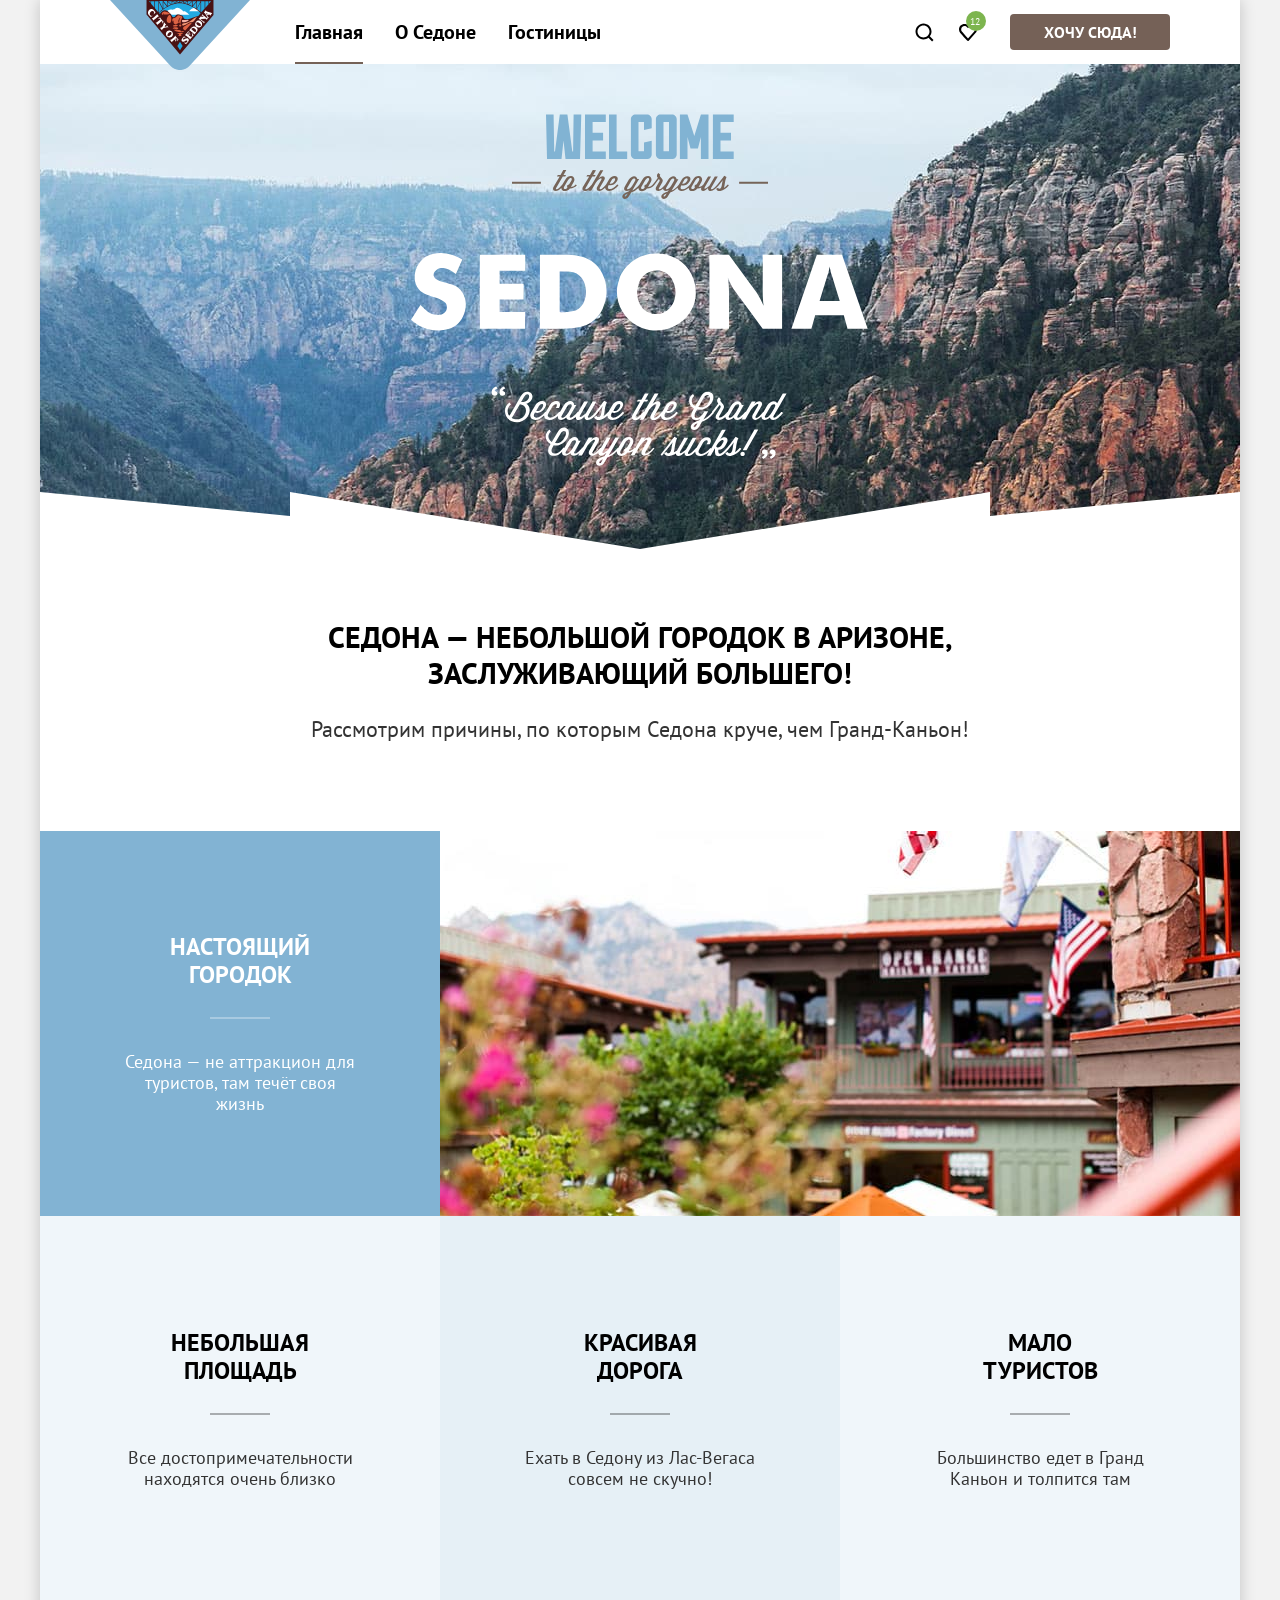
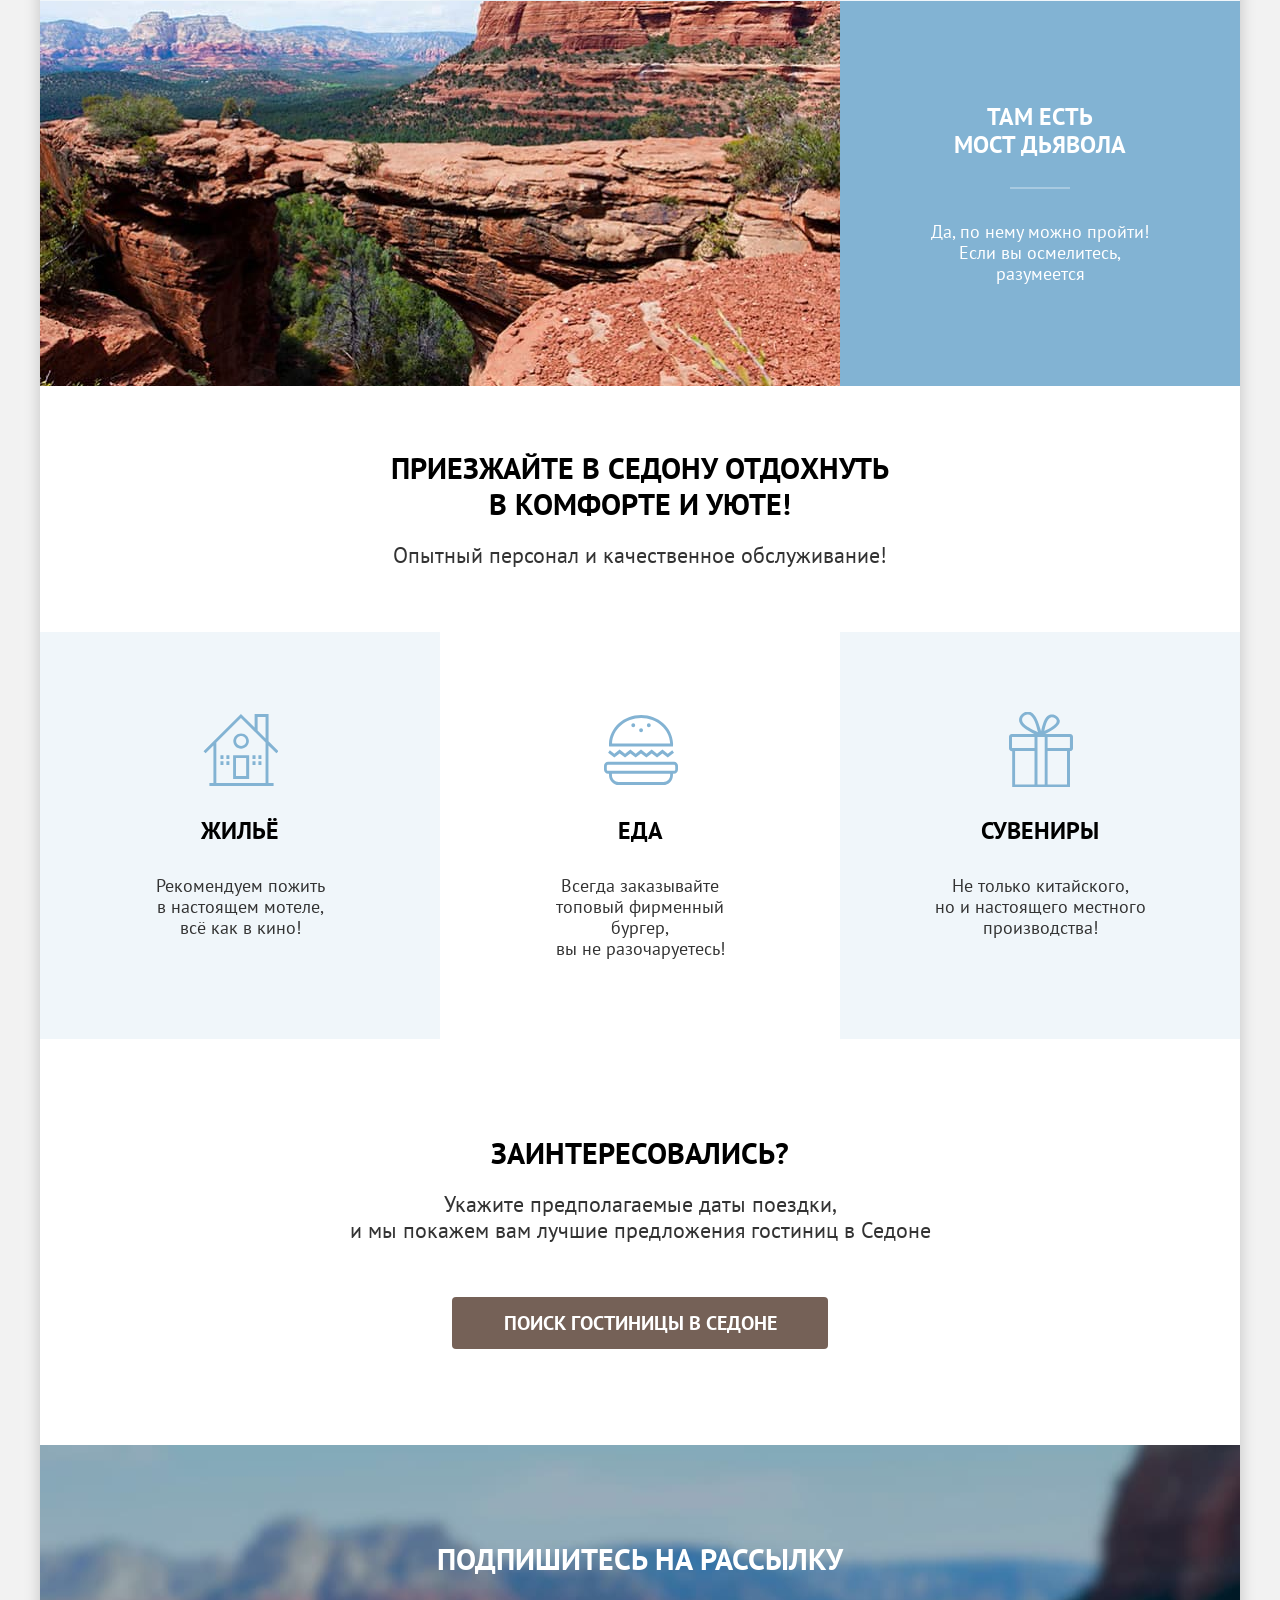
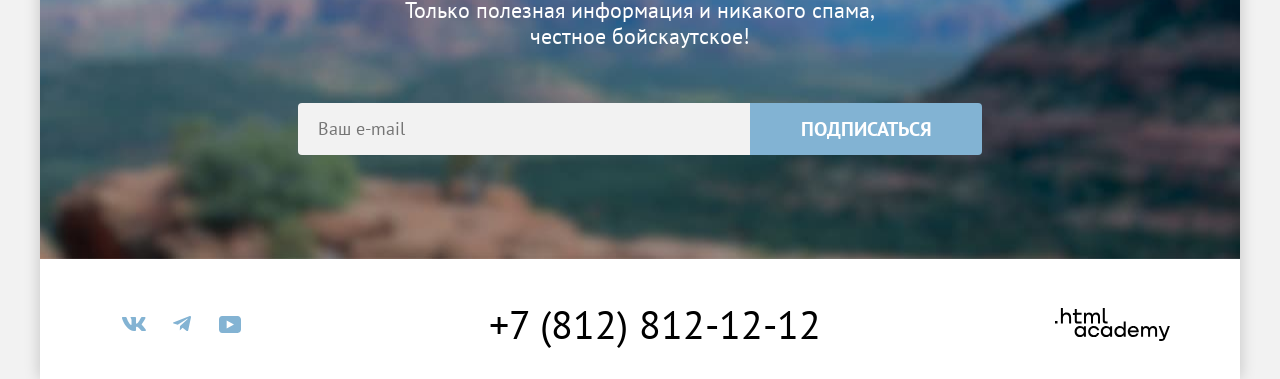
<file: 1/index.html>
<!DOCTYPE html>
<html lang="ru">
  <head>
    <meta charset="utf-8">
    <title>HTML Academy: Седона</title>
    <link rel="stylesheet" href="styles/styles.css">
    <link rel="icon" href="favicon.ico" sizes="32x32">
    <base href="https://htmlacademy-htmlcss.github.io/2718489-sedona-3/1/">
</head>
  <body>
    <div class="page-container">
      <header class="page-header" data-test="header">
        <a href="index.html" class="site-logo">
          <img src="images/site-logo.svg" width="140" height="70" alt="Логотип сайта Седона">
        </a>
        <nav class="nav">
          <ul class="nav-list">
            <li class="nav-item">
              <a class="nav-link nav-link-current">Главная</a>
            </li>
            <li class="nav-item">
              <a href="#" class="nav-link">О Седоне</a>
            </li>
            <li class="nav-item">
              <a href="catalog.html" class="nav-link">Гостиницы</a>
            </li>
          </ul>
          <ul class="nav-user-list">
            <li class="nav-user-item">
              <a href="#" class="nav-user-link search-icon">
                <span class="visually-hidden">Поиск</span>
              </a>
            </li>
            <li class="nav-user-item">
              <a href="#" class="nav-user-link heart-icon">
                <span class="visually-hidden">Избранное</span>
                <span class="favorites-count">12</span>
              </a>
            </li>
          </ul>
          <a href="#" class="btn btn-brown btn-desire">Хочу сюда!</a>
        </nav>
      </header>
      <main class="main-index" data-test="main">
        <section class="hero" data-test="hero">
          <h1 class="visually-hidden">Добро пожаловать в Седона</h1>
          <img src="images/welcome.svg" width="458" height="352" alt="Логотип приветствие Седона" class="hero-logo">
        </section>
        <section class="advantages" data-test="advantages">
          <div class="advantages-block">
            <h2 class="block-title">Седона — небольшой городок в Аризоне, заслуживающий большего!</h2>
            <p class="block-subtitle">Рассмотрим причины, по которым Седона круче, чем Гранд-Каньон!</p>
          </div>
          <ul class="advantages-list">
            <li class="advantages-item advantages-picture">
              <div class="advantages-container">
                <h3 class="item-title">Настоящий городок</h3>
                <p class="item-subtitle">Седона — не аттракцион для туристов, там течёт своя жизнь</p>
              </div>
              <img src="images/city.jpg" width="800" height="385" alt="Фото города Седона" class="advantages-img">
            </li>
            <li class="advantages-item">
              <h3 class="item-title">Небольшая площадь</h3>
              <p class="item-subtitle">Все достопримечательности находятся очень близко</p>
            </li>
            <li class="advantages-item">
              <h3 class="item-title">Красивая<br>дорога</h3>
              <p class="item-subtitle">Ехать в Седону из Лас-Вегаса совсем не скучно!</p>
            </li>
            <li class="advantages-item">
              <h3 class="item-title">Мало<br>туристов</h3>
              <p class="item-subtitle">Большинство едет в Гранд Каньон и толпится там</p>
            </li>
            <li class="advantages-item advantages-picture">
              <img src="images/bridge.jpg" width="800" height="385" alt="Фото моста дьявола" class="advantages-img">
              <div class="advantages-container">
                <h3 class="item-title">Там есть<br>мост дьявола</h3>
                <p class="item-subtitle">Да, по нему можно пройти! Если вы осмелитесь, разумеется</p>
              </div>
            </li>
          </ul>
        </section>
        <section class="services" data-test="service">
          <div class="services-block">
            <h2 class="block-title">Приезжайте в Седону отдохнуть в комфорте и уюте!</h2>
            <p class="block-subtitle">Опытный персонал и  качественное обслуживание!</p>
          </div>
          <h2 class="visually-hidden">Услуги</h2>
          <ul class="services-list">
            <li class="services-item house-icon">
              <h3 class="item-title">Жильё</h3>
              <p class="item-subtitle">Рекомендуем пожить в&nbsp;настоящем мотеле,<br>всё как&nbsp;в&nbsp;кино!</p>
            </li>
            <li class="services-item food-icon">
              <h3 class="item-title">Еда</h3>
              <p class="item-subtitle">Всегда заказывайте<br>топовый фирменный бургер,<br>вы не&nbsp;разочаруетесь!</p>
            </li>
            <li class="services-item souvenir-icon">
              <h3 class="item-title">Сувениры</h3>
              <p class="item-subtitle">Не&nbsp;только китайского,<br>но&nbsp;и&nbsp;настоящего местного производства!</p>
            </li>
          </ul>
        </section>
        <section class="hotel-search" data-test="search">
          <h2 class="block-title">Заинтересовались?</h2>
          <p class="block-subtitle">Укажите предполагаемые даты поездки,<br>и мы покажем вам лучшие предложения гостиниц в Седоне</p>
          <a href="#modal" class="btn btn-brown btn-large">Поиск гостиницы в седоне</a>
        </section>
        <section class="subscribe subscribe-background" data-test="subscribe">
          <h2 class="block-title">Подпишитесь на рассылку</h2>
          <p class="block-subtitle">Только полезная информация и никакого спама,<br>честное бойскаутское!</p>
          <form action="https://echo.htmlacademy.ru/" class="subscribe-form" method="post">
            <label for="email" class="visually-hidden">Отправить email</label>
            <input type="email" class="subscribe-inp" required aria-label="Электронная почта" name="email" id="email" placeholder="Ваш e-mail">
            <button type="submit" class="btn btn-blue btn-large">Подписаться</button>
          </form>
        </section>
      </main>
      <footer class="page-footer" data-test="footer">
        <ul class="footer-social-list">
          <li class="footer-social-item">
            <a href="#" class="footer-social-link">
              <span class="visually-hidden">VK</span>
              <svg xmlns="http://www.w3.org/2000/svg" width="24" height="14" fill="#83b3d3" viewBox="0 0 24 14">
                <path fill-rule="evenodd" d="M23.45.948c.166-.546 0-.948-.795-.948H20.03c-.668 0-.976.347-1.143.73 0 0-1.335 3.196-3.226 5.272-.612.602-.89.793-1.224.793-.167 0-.418-.191-.418-.738V.948c0-.656-.184-.948-.74-.948H9.151c-.417 0-.668.304-.668.593 0 .621.946.765 1.043 2.513v3.798c0 .833-.153.984-.487.984-.89 0-3.055-3.211-4.34-6.885C4.45.288 4.198 0 3.527 0H.9C.15 0 0 .347 0 .73c0 .682.89 4.07 4.145 8.551C6.315 12.341 9.37 14 12.153 14c1.669 0 1.875-.368 1.875-1.003v-2.313c0-.737.158-.884.687-.884.39 0 1.057.192 2.615 1.667C19.11 13.216 19.403 14 20.405 14h2.625c.75 0 1.126-.368.91-1.096-.238-.724-1.088-1.775-2.215-3.022-.612-.71-1.53-1.475-1.809-1.858-.389-.491-.278-.71 0-1.147 0 0 3.2-4.426 3.533-5.929z" clip-rule="evenodd" />
              </svg>
            </a>
          </li>
          <li class="footer-social-item">
            <a href="#" class="footer-social-link">
              <span class="visually-hidden">Telegram</span>
              <svg xmlns="http://www.w3.org/2000/svg" width="18" height="16" fill="#83b3d3" viewBox="0 0 18 16">
                <path d="M16.785.1.84 6.247C-.248 6.685-.24 7.292.64 7.563L4.735 8.84l9.472-5.976c.448-.273.857-.126.52.172L7.054 9.962H7.05h.002l-.283 4.22c.414 0 .597-.19.829-.413l1.988-1.934 4.136 3.055c.762.42 1.31.204 1.5-.706L17.938 1.39c.278-1.114-.425-1.619-1.153-1.29" />
              </svg>
            </a>
          </li>
          <li class="footer-social-item">
            <a href="#" class="footer-social-link">
              <span class="visually-hidden">YouTube</span>
              <svg xmlns="http://www.w3.org/2000/svg" width="22" height="17" fill="#83b3d3" viewBox="0 0 22 17">
                <path d="M18.607 0H3.174C1.314 0 0 1.594 0 3.4v10.094C0 15.406 1.313 17 3.174 17h15.652C20.468 17 22 15.406 22 13.6V3.4C21.781 1.594 20.468 0 18.607 0M7.662 12.538V4.463L14.995 8.5z" />
              </svg>
            </a>
          </li>
        </ul>
        <div class="footer-contact-wrapper">
          <a href="tel:88128121212" class="footer-contact-number">+7 (812) 812-12-12</a>
        </div>
        <a href="https://htmlacademy.ru/intensive/htmlcss" class="footer-logo-link">
          <svg xmlns="http://www.w3.org/2000/svg" width="115" height="33" role="img" aria-label="Логотип htmlacademy" fill="#000" viewBox="0 0 115 33">
            <path d="M0 12.9v2.6h2.5v-2.6zM11.6 4.5c-1.6 0-2.8.7-3.6 1.7h-.1V0h-2v15.5h2v-5.3c0-2.1 1.3-3.6 3.3-3.6 1.8 0 2.9 1.4 2.9 3.2v5.7h2V9.4c.1-3-1.8-4.9-4.5-4.9M26.6 4.8h-4.8V1.1h-2v3.8h-1.9v2h1.9v6c0 1.7 1 2.7 2.7 2.7h4.1v-2h-3.7c-.7 0-1.1-.4-1.1-1.1V6.8h4.8zM41.1 4.6c-1.6 0-2.9.8-3.5 2.1h-.1c-.6-1.2-1.8-2.1-3.4-2.1-1.4 0-2.5.8-3.1 1.8h-.1V4.8H29v10.6h2V10c0-2 1-3.5 2.6-3.5 1.5 0 2.4 1 2.4 2.6v6.3h2V9.8c0-2.4 1.4-3.3 2.6-3.3 1.5 0 2.4 1 2.4 2.6v6.3h2V8.9c.1-2.5-1.4-4.3-3.9-4.3M47.8 12.7c0 1.7 1 2.7 2.8 2.7h2v-2h-1.7c-.7 0-1.1-.4-1.1-1.1V0h-2zM28.9 19.7c-.9-1.1-2.2-1.8-3.9-1.8-3.1 0-5.4 2.3-5.4 5.6s2.3 5.6 5.4 5.6c1.8 0 3-.8 3.8-1.9h.1v1.6h2V18.2h-2zm-3.6 7.4c-2.2 0-3.6-1.6-3.6-3.6s1.4-3.6 3.6-3.6 3.6 1.6 3.6 3.6c0 1.9-1.4 3.6-3.6 3.6M44.2 22c-.5-2.4-2.6-4.1-5.4-4.1-3.4 0-5.6 2.5-5.6 5.6s2.2 5.6 5.6 5.6c2.8 0 4.9-1.8 5.4-4.2h-2.1c-.4 1.3-1.7 2.3-3.3 2.3-2.2 0-3.6-1.6-3.6-3.6s1.4-3.6 3.6-3.6c1.6 0 2.8 1 3.3 2.2h2.1zM55.1 19.7c-.9-1.1-2.2-1.8-3.9-1.8-3.1 0-5.4 2.3-5.4 5.6s2.3 5.6 5.4 5.6c1.8 0 3-.8 3.8-1.9h.1v1.6h2V18.2h-2zm-3.6 7.4c-2.2 0-3.6-1.6-3.6-3.6s1.4-3.6 3.6-3.6 3.6 1.6 3.6 3.6c0 1.9-1.5 3.6-3.6 3.6M68.7 19.8c-.9-1.1-2.2-1.9-3.9-1.9-3.1 0-5.4 2.3-5.4 5.6s2.2 5.6 5.4 5.6c1.7 0 3-.8 3.8-1.8h.1v1.5h2V13.4h-2zm-3.6 7.3c-2.2 0-3.6-1.6-3.6-3.6s1.4-3.6 3.6-3.6 3.6 1.6 3.6 3.6c-.1 2-1.5 3.6-3.6 3.6M78.3 17.9c-3.3 0-5.5 2.5-5.5 5.6 0 3 2.1 5.6 5.5 5.6 2.5 0 4.5-1.3 5.2-3.6h-2.1c-.5 1-1.6 1.6-3 1.6-1.9 0-3.3-1.3-3.4-2.9h8.8c.2-3.6-2-6.3-5.5-6.3m0 1.9c1.7 0 3 1 3.3 2.6h-6.5c.3-1.5 1.5-2.6 3.2-2.6M98.2 17.9c-1.6 0-2.9.8-3.6 2h-.1c-.6-1.2-1.8-2-3.4-2-1.4 0-2.5.7-3.1 1.8v-1.5h-1.9v10.6h2v-5.4c0-2 1-3.4 2.6-3.5 1.5 0 2.4 1 2.4 2.6v6.3h2v-5.6c0-2.4 1.4-3.3 2.6-3.3 1.5 0 2.4 1 2.4 2.6v6.3h2v-6.5c.1-2.6-1.4-4.4-3.9-4.4M109.4 27l-3.6-8.9h-2.2l4.8 11.6c-.3.9-.7 1.2-1.7 1.2h-2.5v2h2.5c1.8 0 2.8-.8 3.5-2.6l4.7-12.2h-2.1z" />
          </svg>
        </a>
      </footer>
      <div class="modal-container" id="modal">
        <div class="modal">
          <button class="modal-close-btn" type="button">
            <span class="visually-hidden">Закрыть</span>
          </button>
          <section class="modal-content">
            <h2 class="modal-title block-title">Поиск гостиницы в Седоне</h2>
            <form action="https://echo.htmlacademy.ru/" method="post" class="modal-form">
              <label class="form-label" for="arrival-date">Дата заезда:</label>
              <div class="form-field">
                <input class="form-input" id="arrival-date" name="arrival-date" type="text" value="27 апреля 2020" required placeholder="Укажите дату">
                <span class="form-message invalid-message">Мы не можем отправить вас в прошлое.</span>
              </div>
              <label class="form-label" for="departure-date">Дата выезда:</label>
              <div class="form-field">
                <input class="form-input" id="departure-date" name="departure-date" type="text" value="1 сентября 2023" required placeholder="Укажите дату">
                <span class="form-message">На эти даты есть свободные номера. Пока есть.</span>
              </div>
              <label class="form-label label-counter" for="adults">Взрослые:</label>
              <div class="form-counter">
                <button type="button" class="counter-btn btn-minus">
                  <span class="visually-hidden">Уменьшить количество</span>
                  <svg width="20" height="20" viewBox="0 0 20 20" fill="rgba(117, 97, 87, 0.3)" xmlns="http://www.w3.org/2000/svg">
                    <path d="M3 9V11H17V9H3Z"/>
                  </svg>
                </button>
                <input class="form-input" id="adults" name="adults" type="number" value="2" max="9999" required>
                <button type="button" class="counter-btn btn-plus">
                  <span class="visually-hidden">Увеличить количество</span>
                  <svg width="20" height="20" viewBox="0 0 20 20" fill="rgba(117, 97, 87, 0.3)" xmlns="http://www.w3.org/2000/svg">
                    <path d="M17 9H11V3H9V9H3V11H9V17H11V11H17V9Z"/>
                  </svg>
                </button>
              </div>
              <div class="label-wrapper">
                <label class="form-label label-counter" for="children">Дети:</label>
                <span class="tooltip">
                  <button class="tooltip-toggle" type="button" aria-labelledby="tooltip-label-count">
                    <span class="visually-hidden">Подробная информация</span>
                  </button>
                  <span class="tooltip-text" role="tooltip" id="tooltip-label-count">Укажите количество детей, которые будут с вами, возраст которых от 6 до 18 лет. Дети до 6 лет размещаются бесплатно.</span>
                </span>
              </div>
              <div class="form-counter">
                <button type="button" class="counter-btn btn-minus">
                  <span class="visually-hidden">Уменьшить количество</span>
                  <svg width="20" height="20" viewBox="0 0 20 20" fill="rgba(117, 97, 87, 0.3)" xmlns="http://www.w3.org/2000/svg">
                    <path d="M3 9V11H17V9H3Z"/>
                  </svg>
                </button>
                <input class="form-input" id="children" name="children" type="number" value="2" max="9999">
                <button type="button" class="counter-btn btn-plus">
                  <span class="visually-hidden">Увеличить количество</span>
                  <svg width="20" height="20" viewBox="0 0 20 20" fill="rgba(117, 97, 87, 0.3)" xmlns="http://www.w3.org/2000/svg">
                    <path d="M17 9H11V3H9V9H3V11H9V17H11V11H17V9Z"/>
                  </svg>
                </button>
              </div>
              <button class="modal-form-submit btn btn-blue btn-large" type="submit">Найти</button>
            </form>
          </section>
        </div>
      </div>
    </div>
  </body>
</html>
</file>
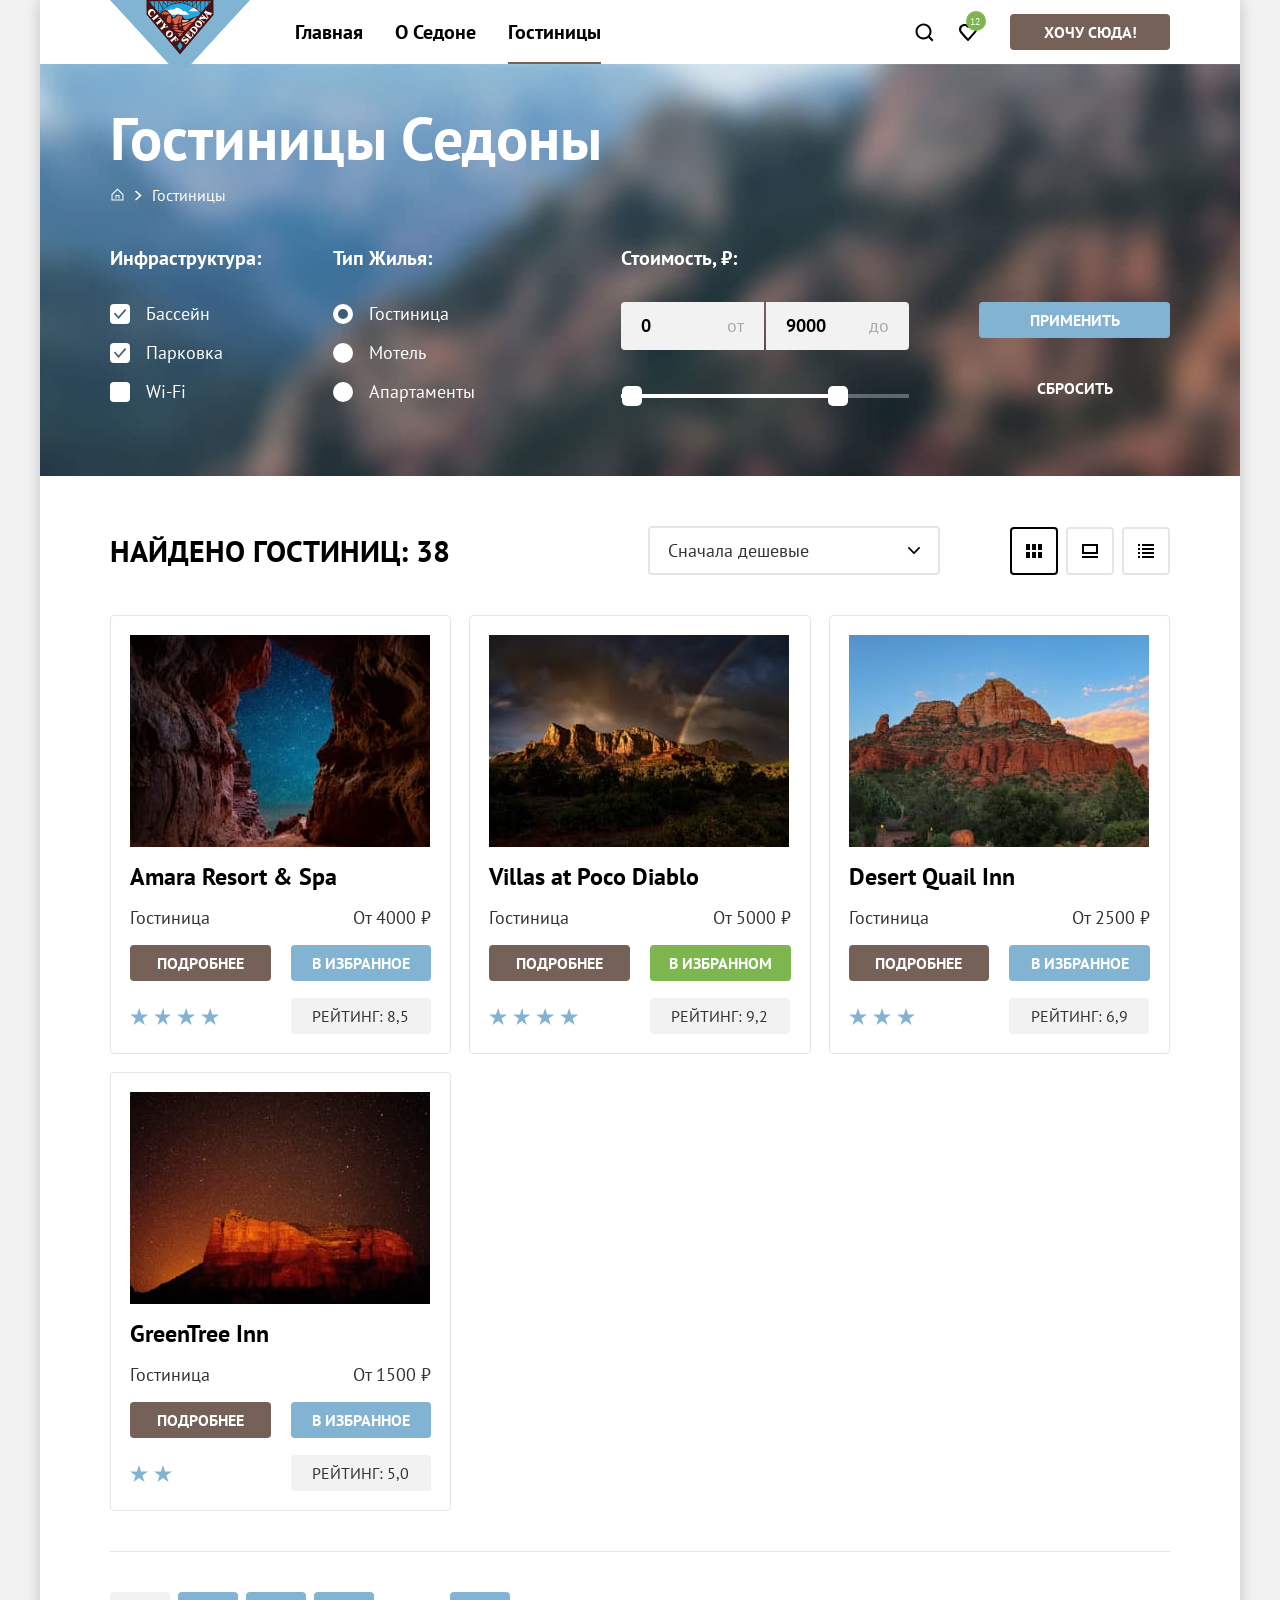
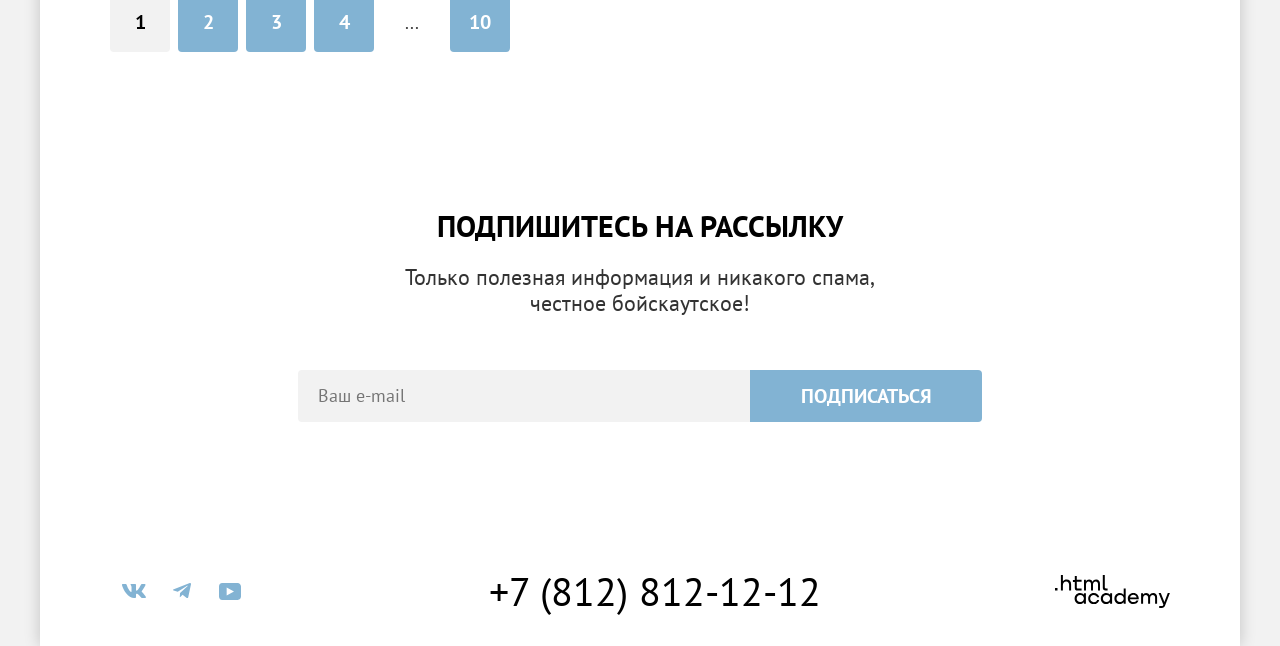
<file: 1/catalog.html>
<!DOCTYPE html>
<html lang="ru">
<head>
  <meta charset="UTF-8">
  <title>HTML Academy: Седона</title>
  <link rel="stylesheet" href="styles/styles.css">
  <link rel="icon" href="favicon.ico" sizes="32x32">
  <base href="https://htmlacademy-htmlcss.github.io/2718489-sedona-3/1/">
</head>
<body>
  <div class="page-container">
    <header class="page-header" data-test="header">
      <a href="index.html" class="site-logo">
        <img src="images/site-logo.svg" width="140" height="70" alt="Логотип сайта Седона">
      </a>
      <nav class="nav">
        <ul class="nav-list">
          <li class="nav-item">
            <a href="index.html" class="nav-link">Главная</a>
          </li>
          <li class="nav-item">
            <a href="#" class="nav-link">О Седоне</a>
          </li>
          <li class="nav-item">
            <a class="nav-link nav-link-current">Гостиницы</a>
          </li>
        </ul>
        <ul class="nav-user-list">
          <li class="nav-user-item">
            <a href="#" class="nav-user-link search-icon">
              <span class="visually-hidden">Поиск</span>
            </a>
          </li>
          <li class="nav-user-item">
            <a href="#" class="nav-user-link heart-icon">
              <span class="visually-hidden">Избранное</span>
              <span class="favorites-count">12</span>
            </a>
          </li>
        </ul>
        <a href="#" class="btn btn-brown btn-desire">Хочу сюда!</a>
      </nav>
    </header>
    <main class="main-inner" data-test="main">
      <header class="inner-header">
        <h1 class="inner-header-title">Гостиницы Седоны</h1>
        <ul class="breadcrumbs">
          <li class="breadcrumbs-item">
            <a href="index.html" class="breadcrumbs-link breadcrumbs-link-home">
              <span class="visually-hidden">Главная</span>
            </a>
          </li>
          <li class="breadcrumbs-item">
            <a class="breadcrumbs-link">Гостиницы</a>
          </li>
        </ul>
        <form action="https://echo.htmlacademy.ru/" class="catalog-filter" method="post" data-test="filter">
          <fieldset class="catalog-filter-group">
            <legend class="catalog-filter-title">Инфраструктура:</legend>
            <ul class="catalog-filter-list">
              <li class="catalog-filter-item">
                <label class="control">
                  <input type="checkbox" class="control-input visually-hidden" name="infrastructure" value="pool" checked>
                  <span class="control-mark"></span>
                  <span class="control-label">Бассейн</span>
                </label>
              </li>
              <li class="catalog-filter-item">
                <label class="control">
                  <input type="checkbox" class="control-input visually-hidden" name="infrastructure" value="parking" checked>
                  <span class="control-mark"></span>
                  <span class="control-label">Парковка</span>
                </label>
              </li>
              <li class="catalog-filter-item">
                <label class="control">
                  <input type="checkbox" class="control-input visually-hidden" name="infrastructure" value="wifi">
                  <span class="control-mark"></span>
                  <span class="control-label">Wi-Fi</span>
                </label>
              </li>
            </ul>
          </fieldset>
          <fieldset class="catalog-filter-group">
            <legend class="catalog-filter-title">Тип Жилья:</legend>
            <ul class="catalog-filter-list">
              <li class="catalog-filter-item">
                <label class="control">
                  <input type="radio" class="control-input visually-hidden" name="housing" value="hotel" checked>
                  <span class="control-mark"></span>
                  <span class="control-label">Гостиница</span>
                </label>
              </li>
              <li class="catalog-filter-item">
                <label class="control">
                  <input type="radio" class="control-input visually-hidden" name="housing" value="motel">
                  <span class="control-mark"></span>
                  <span class="control-label">Мотель</span>
                </label>
              </li>
              <li class="catalog-filter-item">
                <label class="control">
                  <input type="radio" class="control-input visually-hidden" name="housing" value="apartments">
                  <span class="control-mark"></span>
                  <span class="control-label">Апартаменты</span>
                </label>
              </li>
            </ul>
          </fieldset>
          <fieldset class="catalog-filter-group group-range">
            <legend class="catalog-filter-title">Стоимость, ₽:</legend>
            <div class="range">
              <div class="range-wrapper-inputs">
                  <div class="range-input">
                    <label for="sum-min" class="range-label">от</label>
                    <input type="number" id="sum-min" class="control-input-minmax input-min" name="sum-min" value="0">
                  </div>
                  <div class="range-input">
                    <label for="sum-max" class="range-label">до</label>
                    <input type="number" id="sum-max" class="control-input-minmax input-max" name="sum-max" value="9000">
                  </div>

                </div>
              <div class="range-scale">
                <div class="range-bar" style="left: 0px; width: 226px">
                  <button type="button" class="range-toggle toggle-min">
                    <span class="visually-hidden">Изменить минимальную цену</span>
                  </button>
                  <button type="button" class="range-toggle toggle-max">
                    <span class="visually-hidden">Изменить максимальную цену</span>
                  </button>
                </div>
              </div>
            </div>
          </fieldset>
          <div class="catalog-filter-buttons">
            <button type="submit" class="btn btn-blue catalog-filter-submit">Применить</button>
            <button type="reset" class="btn btn-transparent catalog-filter-reset">Сбросить</button>
          </div>
        </form>
      </header>
      <section class="catalog" data-test="catalog">
        <h2 class="visually-hidden">Каталог гостиниц</h2>
        <div class="search">
          <p class="search-title">Найдено гостиниц: 38</p>
          <select class="select-control" aria-label="Сортировка" name="view-mode">
            <option value="cheap">Сначала дешевые</option>
            <option value="popular">Сначала популярные</option>
          </select>
          <ul class="view-list">
            <li class="view-item">
              <a href="catalog.html?view=tile" class="view-link view-link-current view-tile-icon">
                <span class="visually-hidden">Показать плиткой</span>
              </a>
            </li>
            <li class="view-item">
              <a href="catalog.html?view=card" class="view-link view-card-icon">
                <span class="visually-hidden">Показать карточку</span>
              </a>
            </li>
            <li class="view-item">
              <a href="catalog.html?view=list" class="view-link view-list-icon">
                <span class="visually-hidden">Показать списком</span>
              </a>
            </li>
          </ul>
        </div>
        <ul class="hotels-list">
          <li class="hotels-card">
            <img src="images/catalog/hotel-1.jpg" width="300" height="212" alt="Фото гостиницы Amara Resort & Spa" class="hotels-card-photo">
            <h3 class="hotels-card-title">Amara Resort & Spa</h3>
            <div class="hotels-card-container">
              <p class="hotels-card-type">Гостиница</p>
              <p class="hotels-card-price">От 4000 ₽</p>
              <a href="#" class="hotels-card-link btn btn-brown">подробнее</a>
              <button type="button" class="btn btn-blue">в избранное</button>
              <div class="hotels-card-stars four-stars">
                <span class="visually-hidden">4 звезды</span>
              </div>
              <p class="hotels-card-rating">Рейтинг: 8,5</p>
            </div>
          </li>
          <li class="hotels-card">
            <img src="images/catalog/hotel-2.jpg" width="300" height="212" alt="Фото гостиницы Villas at Poco Diablo" class="hotels-card-photo">
            <h3 class="hotels-card-title">Villas at Poco Diablo</h3>
            <div class="hotels-card-container">
              <p class="hotels-card-type">Гостиница</p>
              <p class="hotels-card-price">От 5000 ₽</p>
              <a href="#" class="hotels-card-link btn btn-brown">подробнее</a>
              <button type="button" class="hotels-card-favorites btn btn-green">в избранном</button>
              <div class="hotels-card-stars four-stars">
                <span class="visually-hidden">4 звезды</span>
              </div>
              <p class="hotels-card-rating">Рейтинг: 9,2</p>
            </div>
          </li>
          <li class="hotels-card">
            <img src="images/catalog/hotel-3.jpg" width="300" height="212" alt="Фото гостиницы Desert Quail Inn" class="hotels-card-photo">
            <h3 class="hotels-card-title">Desert Quail Inn</h3>
            <div class="hotels-card-container">
              <p class="hotels-card-type">Гостиница</p>
              <p class="hotels-card-price">От 2500 ₽</p>
              <a href="#" class="hotels-card-link btn btn-brown">подробнее</a>
              <button type="button" class="hotels-card-favorites btn btn-blue">в избранное</button>
              <div class="hotels-card-stars three-stars">
                <span class="visually-hidden">3 звезды</span>
              </div>
              <p class="hotels-card-rating">Рейтинг: 6,9</p>
            </div>
          </li>
          <li class="hotels-card">
            <img src="images/catalog/hotel-4.jpg" width="300" height="212" alt="Фото гостиницы GreenTree Inn" class="hotels-card-photo">
            <h3 class="hotels-card-title">GreenTree Inn</h3>
            <div class="hotels-card-container">
              <p class="hotels-card-type">Гостиница</p>
              <p class="hotels-card-price">От 1500 ₽</p>
              <a href="#" class="hotels-card-link btn btn-brown">подробнее</a>
              <button type="button" class="hotels-card-favorites btn btn-blue">в избранное</button>
              <div class="hotels-card-stars two-stars">
                <span class="visually-hidden">2 звезды</span>
              </div>
              <p class="hotels-card-rating">Рейтинг: 5,0</p>
            </div>
          </li>
        </ul>
        <ul class="pagination-list">
          <li class="pagination-item">
            <a class="pagination-link pagination-link-current">1</a>
          </li>
          <li class="pagination-item">
            <a href="#" class="pagination-link">2</a>
          </li>
          <li class="pagination-item">
            <a href="#" class="pagination-link">3</a>
          </li>
          <li class="pagination-item">
            <a href="#" class="pagination-link">4</a>
          </li>
          <li class="pagination-item">
            ...
          </li>
          <li class="pagination-item">
            <a href="#" class="pagination-link">10</a>
          </li>
        </ul>
      </section>
      <section class="subscribe" data-test="subscribe">
        <h2 class="block-title">Подпишитесь на рассылку</h2>
        <p class="block-subtitle">Только полезная информация и никакого спама,<br>честное бойскаутское!</p>
        <form action="https://echo.htmlacademy.ru/" class="subscribe-form" method="post">
          <label for="email" class="visually-hidden">Отправить email</label>
          <input type="email" class="subscribe-inp" required aria-label="Электронная почта" id="email" name="email" placeholder="Ваш e-mail">
          <button type="submit" class="btn btn-blue btn-large">Подписаться</button>
        </form>
      </section>
    </main>
    <footer class="page-footer" data-test="footer">
        <ul class="footer-social-list">
          <li class="footer-social-item">
            <a href="#" class="footer-social-link">
              <span class="visually-hidden">VK</span>
              <svg xmlns="http://www.w3.org/2000/svg" width="24" height="14" fill="#83b3d3" viewBox="0 0 24 14">
                <path fill-rule="evenodd" d="M23.45.948c.166-.546 0-.948-.795-.948H20.03c-.668 0-.976.347-1.143.73 0 0-1.335 3.196-3.226 5.272-.612.602-.89.793-1.224.793-.167 0-.418-.191-.418-.738V.948c0-.656-.184-.948-.74-.948H9.151c-.417 0-.668.304-.668.593 0 .621.946.765 1.043 2.513v3.798c0 .833-.153.984-.487.984-.89 0-3.055-3.211-4.34-6.885C4.45.288 4.198 0 3.527 0H.9C.15 0 0 .347 0 .73c0 .682.89 4.07 4.145 8.551C6.315 12.341 9.37 14 12.153 14c1.669 0 1.875-.368 1.875-1.003v-2.313c0-.737.158-.884.687-.884.39 0 1.057.192 2.615 1.667C19.11 13.216 19.403 14 20.405 14h2.625c.75 0 1.126-.368.91-1.096-.238-.724-1.088-1.775-2.215-3.022-.612-.71-1.53-1.475-1.809-1.858-.389-.491-.278-.71 0-1.147 0 0 3.2-4.426 3.533-5.929z" clip-rule="evenodd" />
              </svg>
            </a>
          </li>
          <li class="footer-social-item">
            <a href="#" class="footer-social-link">
              <span class="visually-hidden">Telegram</span>
              <svg xmlns="http://www.w3.org/2000/svg" width="18" height="16" fill="#83b3d3" viewBox="0 0 18 16">
                <path d="M16.785.1.84 6.247C-.248 6.685-.24 7.292.64 7.563L4.735 8.84l9.472-5.976c.448-.273.857-.126.52.172L7.054 9.962H7.05h.002l-.283 4.22c.414 0 .597-.19.829-.413l1.988-1.934 4.136 3.055c.762.42 1.31.204 1.5-.706L17.938 1.39c.278-1.114-.425-1.619-1.153-1.29" />
              </svg>
            </a>
          </li>
          <li class="footer-social-item">
            <a href="#" class="footer-social-link">
              <span class="visually-hidden">YouTube</span>
              <svg xmlns="http://www.w3.org/2000/svg" width="22" height="17" fill="#83b3d3" viewBox="0 0 22 17">
                <path d="M18.607 0H3.174C1.314 0 0 1.594 0 3.4v10.094C0 15.406 1.313 17 3.174 17h15.652C20.468 17 22 15.406 22 13.6V3.4C21.781 1.594 20.468 0 18.607 0M7.662 12.538V4.463L14.995 8.5z" />
              </svg>
            </a>
          </li>
        </ul>
        <div class="footer-contact-wrapper">
          <a href="tel:88128121212" class="footer-contact-number">+7 (812) 812-12-12</a>
        </div>
        <a href="https://htmlacademy.ru/intensive/htmlcss" class="footer-logo-link">
          <svg xmlns="http://www.w3.org/2000/svg" width="115" height="33" role="img" aria-label="Логотип htmlacademy" fill="#000" viewBox="0 0 115 33">
            <path d="M0 12.9v2.6h2.5v-2.6zM11.6 4.5c-1.6 0-2.8.7-3.6 1.7h-.1V0h-2v15.5h2v-5.3c0-2.1 1.3-3.6 3.3-3.6 1.8 0 2.9 1.4 2.9 3.2v5.7h2V9.4c.1-3-1.8-4.9-4.5-4.9M26.6 4.8h-4.8V1.1h-2v3.8h-1.9v2h1.9v6c0 1.7 1 2.7 2.7 2.7h4.1v-2h-3.7c-.7 0-1.1-.4-1.1-1.1V6.8h4.8zM41.1 4.6c-1.6 0-2.9.8-3.5 2.1h-.1c-.6-1.2-1.8-2.1-3.4-2.1-1.4 0-2.5.8-3.1 1.8h-.1V4.8H29v10.6h2V10c0-2 1-3.5 2.6-3.5 1.5 0 2.4 1 2.4 2.6v6.3h2V9.8c0-2.4 1.4-3.3 2.6-3.3 1.5 0 2.4 1 2.4 2.6v6.3h2V8.9c.1-2.5-1.4-4.3-3.9-4.3M47.8 12.7c0 1.7 1 2.7 2.8 2.7h2v-2h-1.7c-.7 0-1.1-.4-1.1-1.1V0h-2zM28.9 19.7c-.9-1.1-2.2-1.8-3.9-1.8-3.1 0-5.4 2.3-5.4 5.6s2.3 5.6 5.4 5.6c1.8 0 3-.8 3.8-1.9h.1v1.6h2V18.2h-2zm-3.6 7.4c-2.2 0-3.6-1.6-3.6-3.6s1.4-3.6 3.6-3.6 3.6 1.6 3.6 3.6c0 1.9-1.4 3.6-3.6 3.6M44.2 22c-.5-2.4-2.6-4.1-5.4-4.1-3.4 0-5.6 2.5-5.6 5.6s2.2 5.6 5.6 5.6c2.8 0 4.9-1.8 5.4-4.2h-2.1c-.4 1.3-1.7 2.3-3.3 2.3-2.2 0-3.6-1.6-3.6-3.6s1.4-3.6 3.6-3.6c1.6 0 2.8 1 3.3 2.2h2.1zM55.1 19.7c-.9-1.1-2.2-1.8-3.9-1.8-3.1 0-5.4 2.3-5.4 5.6s2.3 5.6 5.4 5.6c1.8 0 3-.8 3.8-1.9h.1v1.6h2V18.2h-2zm-3.6 7.4c-2.2 0-3.6-1.6-3.6-3.6s1.4-3.6 3.6-3.6 3.6 1.6 3.6 3.6c0 1.9-1.5 3.6-3.6 3.6M68.7 19.8c-.9-1.1-2.2-1.9-3.9-1.9-3.1 0-5.4 2.3-5.4 5.6s2.2 5.6 5.4 5.6c1.7 0 3-.8 3.8-1.8h.1v1.5h2V13.4h-2zm-3.6 7.3c-2.2 0-3.6-1.6-3.6-3.6s1.4-3.6 3.6-3.6 3.6 1.6 3.6 3.6c-.1 2-1.5 3.6-3.6 3.6M78.3 17.9c-3.3 0-5.5 2.5-5.5 5.6 0 3 2.1 5.6 5.5 5.6 2.5 0 4.5-1.3 5.2-3.6h-2.1c-.5 1-1.6 1.6-3 1.6-1.9 0-3.3-1.3-3.4-2.9h8.8c.2-3.6-2-6.3-5.5-6.3m0 1.9c1.7 0 3 1 3.3 2.6h-6.5c.3-1.5 1.5-2.6 3.2-2.6M98.2 17.9c-1.6 0-2.9.8-3.6 2h-.1c-.6-1.2-1.8-2-3.4-2-1.4 0-2.5.7-3.1 1.8v-1.5h-1.9v10.6h2v-5.4c0-2 1-3.4 2.6-3.5 1.5 0 2.4 1 2.4 2.6v6.3h2v-5.6c0-2.4 1.4-3.3 2.6-3.3 1.5 0 2.4 1 2.4 2.6v6.3h2v-6.5c.1-2.6-1.4-4.4-3.9-4.4M109.4 27l-3.6-8.9h-2.2l4.8 11.6c-.3.9-.7 1.2-1.7 1.2h-2.5v2h2.5c1.8 0 2.8-.8 3.5-2.6l4.7-12.2h-2.1z" />
          </svg>
        </a>
      </footer>
  </div>
</body>
</html>
</file>
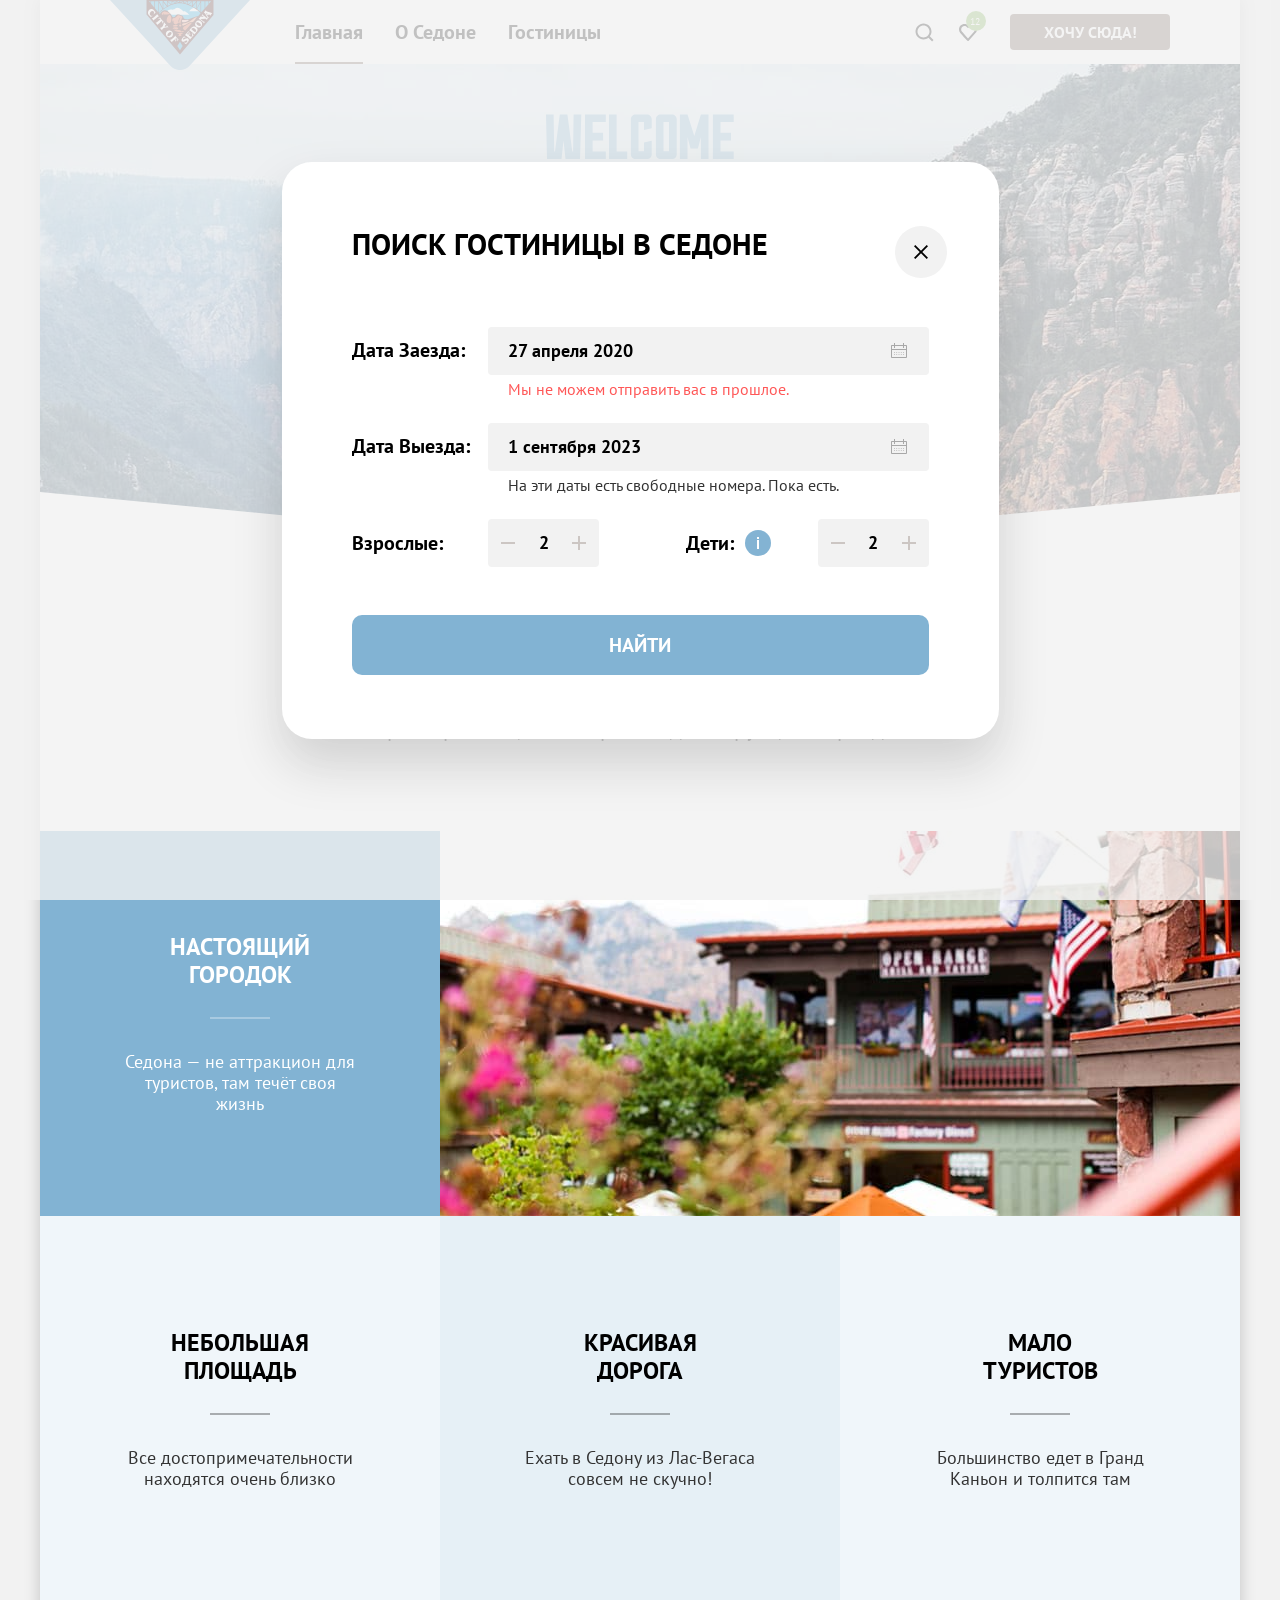
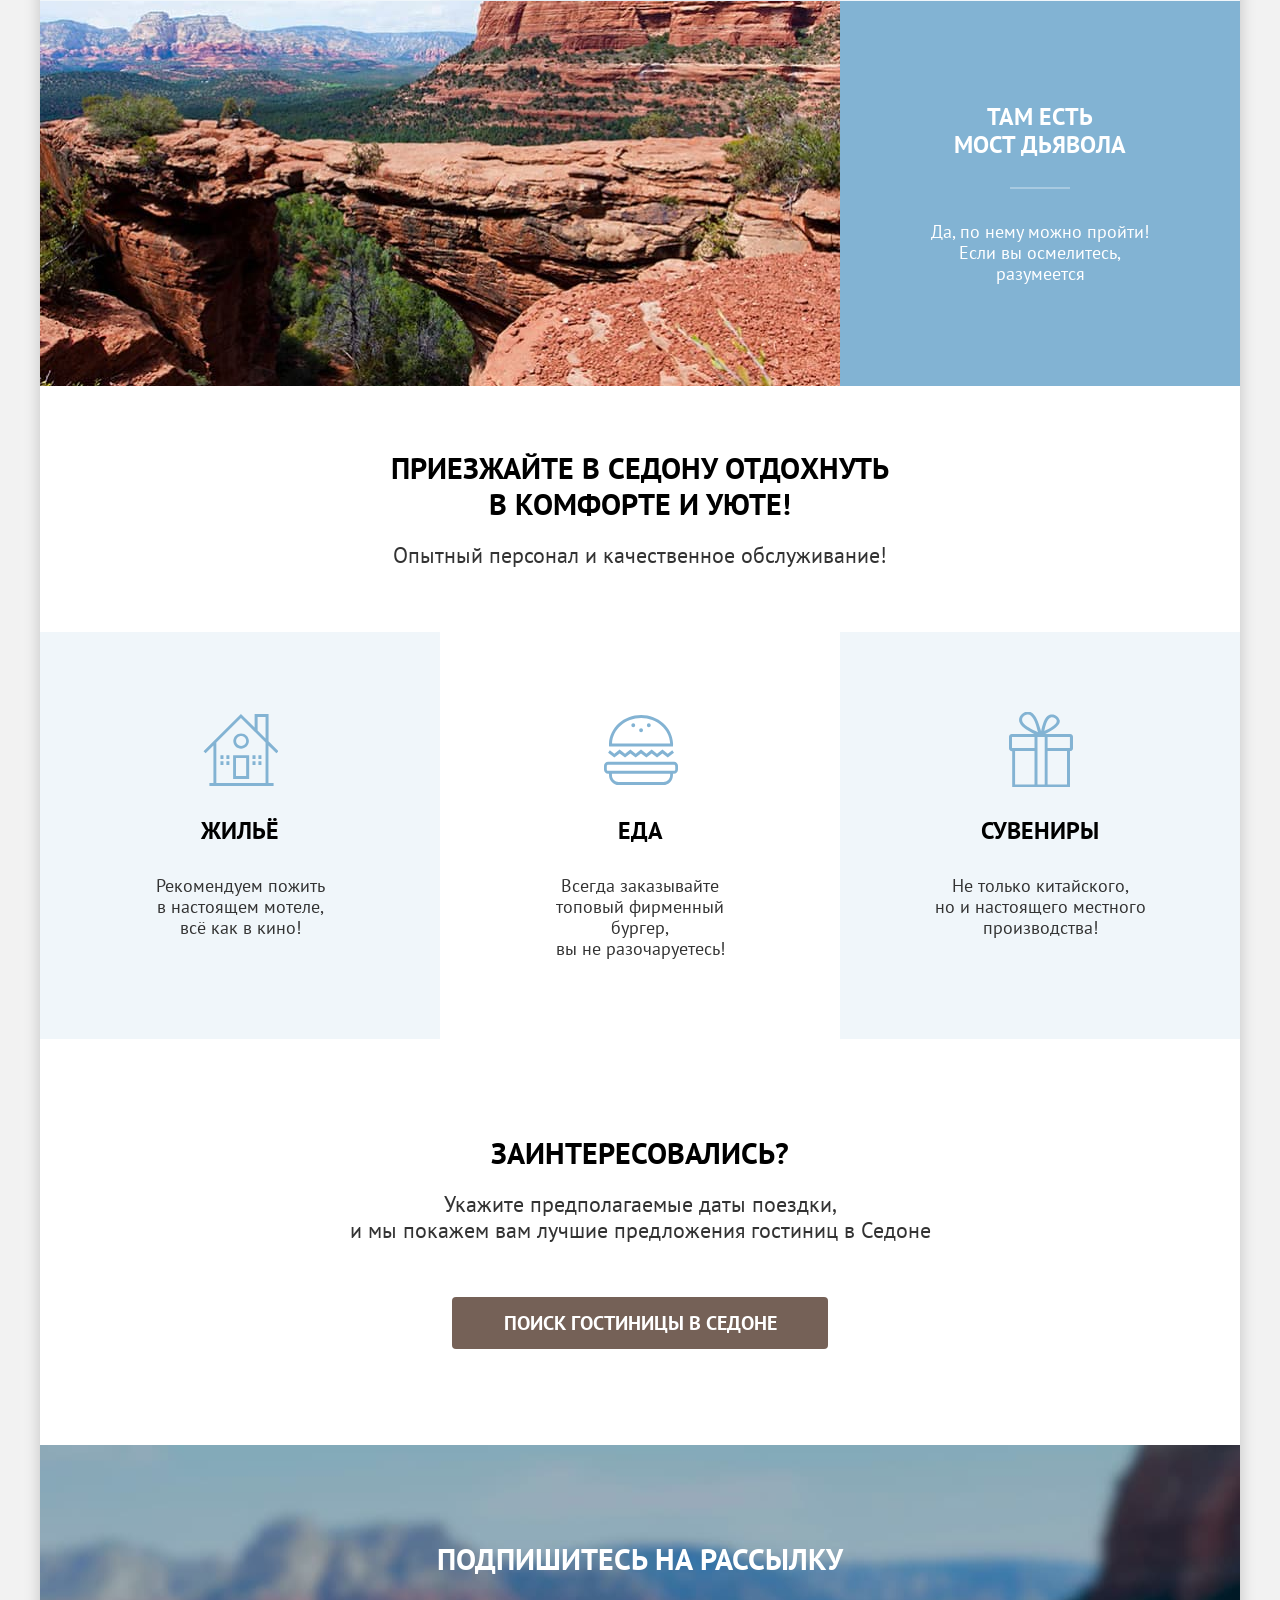
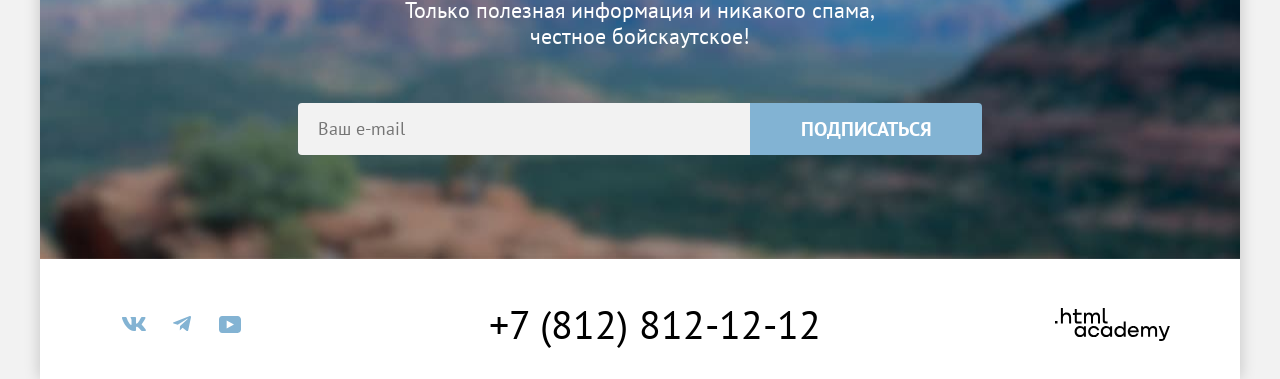
<file: 1/modal.html>
<!DOCTYPE html>
<html lang="ru">
  <head>
    <meta charset="utf-8">
    <title>HTML Academy: Седона</title>
    <link rel="stylesheet" href="styles/styles.css">
    <link rel="icon" href="favicon.ico" sizes="32x32">
    <base href="https://htmlacademy-htmlcss.github.io/2718489-sedona-3/1/">
</head>
  <body>
    <div class="page-container">
      <header class="page-header" data-test="header">
        <a href="index.html" class="site-logo">
          <img src="images/site-logo.svg" width="140" height="70" alt="Логотип сайта Седона">
        </a>
        <nav class="nav">
          <ul class="nav-list">
            <li class="nav-item">
              <a class="nav-link nav-link-current">Главная</a>
            </li>
            <li class="nav-item">
              <a href="#" class="nav-link">О Седоне</a>
            </li>
            <li class="nav-item">
              <a href="catalog.html" class="nav-link">Гостиницы</a>
            </li>
          </ul>
          <ul class="nav-user-list">
            <li class="nav-user-item">
              <a href="#" class="nav-user-link search-icon">
                <span class="visually-hidden">Поиск</span>
              </a>
            </li>
            <li class="nav-user-item">
              <a href="#" class="nav-user-link heart-icon">
                <span class="visually-hidden">Избранное</span>
                <span class="favorites-count">12</span>
              </a>
            </li>
          </ul>
          <a href="#" class="btn btn-brown btn-desire">Хочу сюда!</a>
        </nav>
      </header>
      <main class="main-index" data-test="main">
        <section class="hero" data-test="hero">
          <h1 class="visually-hidden">Добро пожаловать в Седона</h1>
          <img src="images/welcome.svg" width="458" height="352" alt="Логотип приветствие Седона" class="hero-logo">
        </section>
        <section class="advantages" data-test="advantages">
          <div class="advantages-block">
            <h2 class="block-title">Седона — небольшой городок в Аризоне, заслуживающий большего!</h2>
            <p class="block-subtitle">Рассмотрим причины, по которым Седона круче, чем Гранд-Каньон!</p>
          </div>
          <ul class="advantages-list">
            <li class="advantages-item advantages-picture">
              <div class="advantages-container">
                <h3 class="item-title">Настоящий городок</h3>
                <p class="item-subtitle">Седона — не аттракцион для туристов, там течёт своя жизнь</p>
              </div>
              <img src="images/city.jpg" width="800" height="385" alt="Фото города Седона" class="advantages-img">
            </li>
            <li class="advantages-item">
              <h3 class="item-title">Небольшая площадь</h3>
              <p class="item-subtitle">Все достопримечательности находятся очень близко</p>
            </li>
            <li class="advantages-item">
              <h3 class="item-title">Красивая<br>дорога</h3>
              <p class="item-subtitle">Ехать в Седону из Лас-Вегаса совсем не скучно!</p>
            </li>
            <li class="advantages-item">
              <h3 class="item-title">Мало<br>туристов</h3>
              <p class="item-subtitle">Большинство едет в Гранд Каньон и толпится там</p>
            </li>
            <li class="advantages-item advantages-picture">
              <img src="images/bridge.jpg" width="800" height="385" alt="Фото моста дьявола" class="advantages-img">
              <div class="advantages-container">
                <h3 class="item-title">Там есть<br>мост дьявола</h3>
                <p class="item-subtitle">Да, по нему можно пройти! Если вы осмелитесь, разумеется</p>
              </div>
            </li>
          </ul>
        </section>
        <section class="services" data-test="service">
          <div class="services-block">
            <h2 class="block-title">Приезжайте в Седону отдохнуть в комфорте и уюте!</h2>
            <p class="block-subtitle">Опытный персонал и  качественное обслуживание!</p>
          </div>
          <h2 class="visually-hidden">Услуги</h2>
          <ul class="services-list">
            <li class="services-item house-icon">
              <h3 class="item-title">Жильё</h3>
              <p class="item-subtitle">Рекомендуем пожить в&nbsp;настоящем мотеле,<br>всё как&nbsp;в&nbsp;кино!</p>
            </li>
            <li class="services-item food-icon">
              <h3 class="item-title">Еда</h3>
              <p class="item-subtitle">Всегда заказывайте<br>топовый фирменный бургер,<br>вы не&nbsp;разочаруетесь!</p>
            </li>
            <li class="services-item souvenir-icon">
              <h3 class="item-title">Сувениры</h3>
              <p class="item-subtitle">Не&nbsp;только китайского,<br>но&nbsp;и&nbsp;настоящего местного производства!</p>
            </li>
          </ul>
        </section>
        <section class="hotel-search" data-test="search">
          <h2 class="block-title">Заинтересовались?</h2>
          <p class="block-subtitle">Укажите предполагаемые даты поездки,<br>и мы покажем вам лучшие предложения гостиниц в Седоне</p>
          <a href="#modal" class="btn btn-brown btn-large">Поиск гостиницы в седоне</a>
        </section>
        <section class="subscribe subscribe-background" data-test="subscribe">
          <h2 class="block-title">Подпишитесь на рассылку</h2>
          <p class="block-subtitle">Только полезная информация и никакого спама,<br>честное бойскаутское!</p>
          <form action="https://echo.htmlacademy.ru/" class="subscribe-form" method="post">
            <label for="email" class="visually-hidden">Отправить email</label>
            <input type="email" class="subscribe-inp" required aria-label="Электронная почта" name="email" id="email" placeholder="Ваш e-mail">
            <button type="submit" class="btn btn-blue btn-large">Подписаться</button>
          </form>
        </section>
      </main>
      <footer class="page-footer" data-test="footer">
        <ul class="footer-social-list">
          <li class="footer-social-item">
            <a href="#" class="footer-social-link">
              <span class="visually-hidden">VK</span>
              <svg xmlns="http://www.w3.org/2000/svg" width="24" height="14" fill="#83b3d3" viewBox="0 0 24 14">
                <path fill-rule="evenodd" d="M23.45.948c.166-.546 0-.948-.795-.948H20.03c-.668 0-.976.347-1.143.73 0 0-1.335 3.196-3.226 5.272-.612.602-.89.793-1.224.793-.167 0-.418-.191-.418-.738V.948c0-.656-.184-.948-.74-.948H9.151c-.417 0-.668.304-.668.593 0 .621.946.765 1.043 2.513v3.798c0 .833-.153.984-.487.984-.89 0-3.055-3.211-4.34-6.885C4.45.288 4.198 0 3.527 0H.9C.15 0 0 .347 0 .73c0 .682.89 4.07 4.145 8.551C6.315 12.341 9.37 14 12.153 14c1.669 0 1.875-.368 1.875-1.003v-2.313c0-.737.158-.884.687-.884.39 0 1.057.192 2.615 1.667C19.11 13.216 19.403 14 20.405 14h2.625c.75 0 1.126-.368.91-1.096-.238-.724-1.088-1.775-2.215-3.022-.612-.71-1.53-1.475-1.809-1.858-.389-.491-.278-.71 0-1.147 0 0 3.2-4.426 3.533-5.929z" clip-rule="evenodd" />
              </svg>
            </a>
          </li>
          <li class="footer-social-item">
            <a href="#" class="footer-social-link">
              <span class="visually-hidden">Telegram</span>
              <svg xmlns="http://www.w3.org/2000/svg" width="18" height="16" fill="#83b3d3" viewBox="0 0 18 16">
                <path d="M16.785.1.84 6.247C-.248 6.685-.24 7.292.64 7.563L4.735 8.84l9.472-5.976c.448-.273.857-.126.52.172L7.054 9.962H7.05h.002l-.283 4.22c.414 0 .597-.19.829-.413l1.988-1.934 4.136 3.055c.762.42 1.31.204 1.5-.706L17.938 1.39c.278-1.114-.425-1.619-1.153-1.29" />
              </svg>
            </a>
          </li>
          <li class="footer-social-item">
            <a href="#" class="footer-social-link">
              <span class="visually-hidden">YouTube</span>
              <svg xmlns="http://www.w3.org/2000/svg" width="22" height="17" fill="#83b3d3" viewBox="0 0 22 17">
                <path d="M18.607 0H3.174C1.314 0 0 1.594 0 3.4v10.094C0 15.406 1.313 17 3.174 17h15.652C20.468 17 22 15.406 22 13.6V3.4C21.781 1.594 20.468 0 18.607 0M7.662 12.538V4.463L14.995 8.5z" />
              </svg>
            </a>
          </li>
        </ul>
        <div class="footer-contact-wrapper">
          <a href="tel:88128121212" class="footer-contact-number">+7 (812) 812-12-12</a>
        </div>
        <a href="https://htmlacademy.ru/intensive/htmlcss" class="footer-logo-link">
          <svg xmlns="http://www.w3.org/2000/svg" width="115" height="33" role="img" aria-label="Логотип htmlacademy" fill="#000" viewBox="0 0 115 33">
            <path d="M0 12.9v2.6h2.5v-2.6zM11.6 4.5c-1.6 0-2.8.7-3.6 1.7h-.1V0h-2v15.5h2v-5.3c0-2.1 1.3-3.6 3.3-3.6 1.8 0 2.9 1.4 2.9 3.2v5.7h2V9.4c.1-3-1.8-4.9-4.5-4.9M26.6 4.8h-4.8V1.1h-2v3.8h-1.9v2h1.9v6c0 1.7 1 2.7 2.7 2.7h4.1v-2h-3.7c-.7 0-1.1-.4-1.1-1.1V6.8h4.8zM41.1 4.6c-1.6 0-2.9.8-3.5 2.1h-.1c-.6-1.2-1.8-2.1-3.4-2.1-1.4 0-2.5.8-3.1 1.8h-.1V4.8H29v10.6h2V10c0-2 1-3.5 2.6-3.5 1.5 0 2.4 1 2.4 2.6v6.3h2V9.8c0-2.4 1.4-3.3 2.6-3.3 1.5 0 2.4 1 2.4 2.6v6.3h2V8.9c.1-2.5-1.4-4.3-3.9-4.3M47.8 12.7c0 1.7 1 2.7 2.8 2.7h2v-2h-1.7c-.7 0-1.1-.4-1.1-1.1V0h-2zM28.9 19.7c-.9-1.1-2.2-1.8-3.9-1.8-3.1 0-5.4 2.3-5.4 5.6s2.3 5.6 5.4 5.6c1.8 0 3-.8 3.8-1.9h.1v1.6h2V18.2h-2zm-3.6 7.4c-2.2 0-3.6-1.6-3.6-3.6s1.4-3.6 3.6-3.6 3.6 1.6 3.6 3.6c0 1.9-1.4 3.6-3.6 3.6M44.2 22c-.5-2.4-2.6-4.1-5.4-4.1-3.4 0-5.6 2.5-5.6 5.6s2.2 5.6 5.6 5.6c2.8 0 4.9-1.8 5.4-4.2h-2.1c-.4 1.3-1.7 2.3-3.3 2.3-2.2 0-3.6-1.6-3.6-3.6s1.4-3.6 3.6-3.6c1.6 0 2.8 1 3.3 2.2h2.1zM55.1 19.7c-.9-1.1-2.2-1.8-3.9-1.8-3.1 0-5.4 2.3-5.4 5.6s2.3 5.6 5.4 5.6c1.8 0 3-.8 3.8-1.9h.1v1.6h2V18.2h-2zm-3.6 7.4c-2.2 0-3.6-1.6-3.6-3.6s1.4-3.6 3.6-3.6 3.6 1.6 3.6 3.6c0 1.9-1.5 3.6-3.6 3.6M68.7 19.8c-.9-1.1-2.2-1.9-3.9-1.9-3.1 0-5.4 2.3-5.4 5.6s2.2 5.6 5.4 5.6c1.7 0 3-.8 3.8-1.8h.1v1.5h2V13.4h-2zm-3.6 7.3c-2.2 0-3.6-1.6-3.6-3.6s1.4-3.6 3.6-3.6 3.6 1.6 3.6 3.6c-.1 2-1.5 3.6-3.6 3.6M78.3 17.9c-3.3 0-5.5 2.5-5.5 5.6 0 3 2.1 5.6 5.5 5.6 2.5 0 4.5-1.3 5.2-3.6h-2.1c-.5 1-1.6 1.6-3 1.6-1.9 0-3.3-1.3-3.4-2.9h8.8c.2-3.6-2-6.3-5.5-6.3m0 1.9c1.7 0 3 1 3.3 2.6h-6.5c.3-1.5 1.5-2.6 3.2-2.6M98.2 17.9c-1.6 0-2.9.8-3.6 2h-.1c-.6-1.2-1.8-2-3.4-2-1.4 0-2.5.7-3.1 1.8v-1.5h-1.9v10.6h2v-5.4c0-2 1-3.4 2.6-3.5 1.5 0 2.4 1 2.4 2.6v6.3h2v-5.6c0-2.4 1.4-3.3 2.6-3.3 1.5 0 2.4 1 2.4 2.6v6.3h2v-6.5c.1-2.6-1.4-4.4-3.9-4.4M109.4 27l-3.6-8.9h-2.2l4.8 11.6c-.3.9-.7 1.2-1.7 1.2h-2.5v2h2.5c1.8 0 2.8-.8 3.5-2.6l4.7-12.2h-2.1z" />
          </svg>
        </a>
      </footer>
      <div class="modal-container modal-visible" id="modal" data-test="modal">
        <div class="modal">
          <button class="modal-close-btn" type="button">
            <span class="visually-hidden">Закрыть</span>
          </button>
          <section class="modal-content">
            <h2 class="modal-title block-title">Поиск гостиницы в Седоне</h2>
            <form action="https://echo.htmlacademy.ru/" method="post" class="modal-form">
              <label class="form-label" for="arrival-date">Дата заезда:</label>
              <div class="form-field">
                <input class="form-input" id="arrival-date" name="arrival-date" type="text" value="27 апреля 2020" required placeholder="Укажите дату">
                <span class="form-message invalid-message">Мы не можем отправить вас в прошлое.</span>
              </div>
              <label class="form-label" for="departure-date">Дата выезда:</label>
              <div class="form-field">
                <input class="form-input" id="departure-date" name="departure-date" type="text" value="1 сентября 2023" required placeholder="Укажите дату">
                <span class="form-message">На эти даты есть свободные номера. Пока есть.</span>
              </div>
              <label class="form-label label-counter" for="adults">Взрослые:</label>
              <div class="form-counter">
                <button type="button" class="counter-btn btn-minus">
                  <span class="visually-hidden">Уменьшить количество</span>
                  <svg width="20" height="20" viewBox="0 0 20 20" fill="rgba(117, 97, 87, 0.3)" xmlns="http://www.w3.org/2000/svg">
                    <path d="M3 9V11H17V9H3Z"/>
                  </svg>
                </button>
                <input class="form-input" id="adults" name="adults" type="number" value="2" max="9999" required>
                <button type="button" class="counter-btn btn-plus">
                  <span class="visually-hidden">Увеличить количество</span>
                  <svg width="20" height="20" viewBox="0 0 20 20" fill="rgba(117, 97, 87, 0.3)" xmlns="http://www.w3.org/2000/svg">
                    <path d="M17 9H11V3H9V9H3V11H9V17H11V11H17V9Z"/>
                  </svg>
                </button>
              </div>
              <div class="label-wrapper">
                <label class="form-label label-counter" for="children">Дети:</label>
                <span class="tooltip">
                  <button class="tooltip-toggle" type="button" aria-labelledby="tooltip-label-count">
                    <span class="visually-hidden">Подробная информация</span>
                  </button>
                  <span class="tooltip-text" role="tooltip" id="tooltip-label-count">Укажите количество детей, которые будут с вами, возраст которых от 6 до 18 лет. Дети до 6 лет размещаются бесплатно.</span>
                </span>
              </div>
              <div class="form-counter">
                <button type="button" class="counter-btn btn-minus">
                  <span class="visually-hidden">Уменьшить количество</span>
                  <svg width="20" height="20" viewBox="0 0 20 20" fill="rgba(117, 97, 87, 0.3)" xmlns="http://www.w3.org/2000/svg">
                    <path d="M3 9V11H17V9H3Z"/>
                  </svg>
                </button>
                <input class="form-input" id="children" name="children" type="number" value="2" max="9999">
                <button type="button" class="counter-btn btn-plus">
                  <span class="visually-hidden">Увеличить количество</span>
                  <svg width="20" height="20" viewBox="0 0 20 20" fill="rgba(117, 97, 87, 0.3)" xmlns="http://www.w3.org/2000/svg">
                    <path d="M17 9H11V3H9V9H3V11H9V17H11V11H17V9Z"/>
                  </svg>
                </button>
              </div>
              <button class="modal-form-submit btn btn-blue btn-large" type="submit">Найти</button>
            </form>
          </section>
        </div>
      </div>
    </div>
  </body>
</html>
</file>
<file: 1/styles/styles.css>
@font-face {
  font-family: "PT Sans";
  font-style: normal;
  font-weight: 400;
  src: url("../fonts/ptsans-400.woff2") format("woff2");
  font-display: swap;
}

@font-face {
  font-family: "PT Sans";
  font-style: normal;
  font-weight: 700;
  src: url("../fonts/ptsans-700.woff2") format("woff2");
  font-display: swap;
}

*,
*::before,
*::after {
  box-sizing: border-box;
}

img {
  max-width: 100%;
  height: auto;
  object-fit: cover;
}

.visually-hidden {
  position: absolute;
  width: 1px;
  height: 1px;
  margin: -1px;
  padding: 0;
  border: 0;
  clip: rect(0 0 0 0);
  overflow: hidden;
}

html {
  height: 100%;
}

body {
  min-height: 100%;
  min-width: 1200px;
  margin: 0;
  font-family: "PT Sans", sans-serif;
  font-size: 18px;
  line-height: 21px;
  color: #333333;
  background-color: #f2f2f2;
}

.page-container {
  display: flex;
  flex-direction: column;
  min-height: 100%;
  width: 1200px;
  margin: 0 auto;
  background-color: #ffffff;
  box-shadow: 0 0 15px 0 rgba(0, 0, 0, 0.2);
}

.main-index {
  flex-grow: 1;
}

/* Навигация */
.page-header {
  position: relative;
  display: flex;
  padding: 0 70px 0 239px;
}

.site-logo {
  position: absolute;
  top: 0;
  left: 70px;
}

.nav {
  display: flex;
  align-items: center;
  width: 100%;
}

.nav-list {
  display: flex;
  flex-wrap: wrap;
  padding: 0;
  margin: 0;
  margin-right: auto;
  list-style: none;
}

.nav-link {
  position: relative;
  display: inline-block;
  padding: 20px 16px;
  font-size: 20px;
  line-height: 24px;
  font-weight: 700;
  text-align: center;
  color: #000000;
  text-decoration: none;
}

.nav-link:hover,
.nav-user-link:hover {
  opacity: 0.6;
}

.nav-link:active,
.nav-user-link:active {
  opacity: 0.3;
}

.nav-link-current::after {
  position: absolute;
  left: 16px;
  right: 16px;
  bottom: 0;
  height: 2px;
  background-color: #756257;
  content: "";
}

.nav-user-list {
  display: flex;
  flex-wrap: wrap;
  align-items: center;
  padding: 0;
  margin: 0;
  margin-right: 20px;
  list-style: none;
}

.nav-user-link {
  position: relative;
  display: block;
  width: 44px;
  height: 64px;
  text-decoration: none;
}

.search-icon {
  background: url("../images/icons/search.svg") no-repeat center;
}

.heart-icon {
  background: url("../images/icons/heart.svg") no-repeat center;
}

.favorites-count {
  position: absolute;
  top: 11px;
  right: 4px;
  height: 20px;
  min-width: 20px;
  padding: 0 4px;
  font-size: 10px;
  line-height: 21px;
  color: #ffffff;
  background-color: #7db54f;
  border-radius: 10px;
}

.btn-desire {
  min-width: 160px;
}

/* Hero секция */
.hero {
  padding: 50px 371px 79px;
  background-image: url("../images/welcome-divider.svg"), url("../images/welcome-background.jpg");
  background-color: #aec4dc;
  background-repeat: no-repeat, no-repeat;
  background-size: contain, cover;
  background-position: bottom, center;
}

/* Секция преимущества (главная страница) */
.advantages-block {
  padding: 70px 270px 89px;
  text-align: center;
}

.advantages-block .block-title {
  margin-bottom: 25px;
}

.block-title {
  margin: 0;
  font-size: 30px;
  line-height: 36px;
  font-weight: 700;
  color: #000000;
  text-transform: uppercase;
}

.block-subtitle {
  margin: 0;
  font-size: 22px;
  line-height: 26px;
}

.advantages-block .title {
  margin-bottom: 25px;
}

.advantages-item.advantages-picture .item-title {
  color: #ffffff;
}

.advantages-list {
  display: flex;
  flex-wrap: wrap;
  margin: 0;
  padding: 0;
  list-style: none;
}

.advantages-item {
  width: 400px;
  padding: 113px 85px 112px;
  text-align: center;
}

.item-title {
  margin: 0;
  font-size: 24px;
  line-height: 28px;
  font-weight: 700;
  color: #000000;
  text-transform: uppercase;
}

.item-subtitle {
  margin: 0;
}

.advantages-item.advantages-picture .advantages-container {
  padding: 102px 85px;
  text-align: center;
}

.advantages-item:nth-child(2n) {
  background-color: rgba(131, 179, 211, 0.12);
}

.advantages-item:nth-child(2n + 1) {
  background-color: rgba(131, 179, 211, 0.2);
}

.advantages-item.advantages-picture {
  display: flex;
  width: 100%;
  padding: 0;
  color: #ffffff;
  background-color: #82b3d3;
}

.advantages-item .item-title {
  position: relative;
  padding-bottom: 30px;
  margin-bottom: 32px;
}

.advantages-item .item-title::after {
  position: absolute;
  bottom: 0;
  left: 50%;
  margin-left: -30px;
  width: 60px;
  height: 2px;
  background-color: currentColor;
  opacity: 0.3;
  content: "";
}

/* Cекция услуги (главная страница) */
.services-block {
  padding: 64px 345px;
  text-align: center;
}

.services-block .block-title {
  margin-bottom: 20px;
}

.services-list {
  display: flex;
  flex-wrap: wrap;
  padding: 0;
  margin: 0;
  list-style: none;
}

.services-item {
  padding: 80px 85px;
  min-height: 385px;
  width: 400px;
  text-align: center;
}

.services-item::before {
  display: block;
  margin: 0 auto;
  margin-bottom: 30px;
  height: 75px;
  width: 75px;
  content: "";
}

.house-icon::before {
  background: url("../images/icons/house.svg") no-repeat center;
}

.food-icon::before {
  background: url("../images/icons/food.svg") no-repeat center;
}

.souvenir-icon::before {
  background: url("../images/icons/souvenir.svg") no-repeat center;
}

.services-item .item-title {
  margin-bottom: 30px;
}

.services-item:nth-child(2n + 1) {
  background-color: rgba(131, 179, 211, 0.12);
}

/* Поиск отеля (главная страница) */
.hotel-search {
  padding: 96px 304px;
  text-align: center;
}

.hotel-search .block-title {
  margin-bottom: 20px;
}

.hotel-search .block-subtitle {
  margin-bottom: 54px;
}

.hotel-search .btn {
  min-width: 376px;
}

/* Подписка */
.subscribe {
  padding: 96px 258px 104px;
  text-align: center;
}

.subscribe .block-title {
  margin-bottom: 20px;
}

.subscribe.subscribe-background .block-title {
  color: #ffffff;
}

.subscribe .block-subtitle {
  margin-bottom: 54px;
}

.subscribe-background {
  color: #ffffff;
  background-image: url("../images/subscribe-background.jpg");
  background-repeat: no-repeat;
  background-size: cover;
  background-color: #486778;
  background-position: center;
}

.subscribe-form {
  display: flex;
}

.subscribe-form .btn {
  min-width: 232px;
  border-radius: 0 4px 4px 0;
}

.subscribe-inp {
  width: 452px;
  padding: 12px 20px;
  font-family: inherit;
  font-size: 18px;
  line-height: 24px;
  border: none;
  background-color: #f2f2f2;
  border-top-left-radius: 4px;
  border-bottom-left-radius: 4px;
}

/* Фильтр гостиниц (каталог) */
.main-inner {
  flex-grow: 1;
}

.inner-header {
  padding: 35px 70px 70px;
  background-image: url("../images/filter-background.jpg");
  background-repeat: no-repeat;
  background-size: cover;
  background-color: #87aecd;
  background-position: center;
}

.inner-header-title {
  margin: 0;
  margin-bottom: 8px;
  font-size: 60px;
  line-height: 78px;
  font-weight: 700;
  color: #ffffff;
}

.breadcrumbs {
  display: flex;
  flex-wrap: wrap;
  gap: 10px;
  padding: 0;
  margin: 0;
  margin-bottom: 40px;
  font-size: 16px;
  color: #ffffff;
  list-style: none;
}

.breadcrumbs-link {
  display: block;
  min-width: 15px;
  min-height: 21px;
}

.breadcrumbs-link:hover {
  opacity: 0.6;
}

.breadcrumbs-link:active {
  opacity: 0.3;
}

.breadcrumbs-item:not(:last-child) {
  position: relative;
  padding-right: 17px;
}

.breadcrumbs-item:not(:last-child)::after {
  position: absolute;
  top: 50%;
  right: 0;
  width: 8px;
  height: 21px;
  transform: translateY(-50%);
  background: url("../images/icons/breadcrumbs.svg") no-repeat center;
  content: "";
}

.breadcrumbs-link-home {
  background: url("../images/icons/home.svg") no-repeat center;
}

.catalog {
  padding: 50px 70px 60px;
}

.catalog-filter {
  display: flex;
}

.catalog-filter-group {
  padding: 0;
  margin: 0;
  border: none;
}

.catalog-filter-group:not(:last-child) {
  margin-right: 72px;
}

.catalog-filter-group:nth-child(2) {
  margin-right: auto;
}

.catalog-filter .group-range {
  margin-right: 70px;
}

.catalog-filter-title {
  padding: 0;
  margin-bottom: 32px;
  font-size: 20px;
  line-height: 24px;
  font-weight: 700;
  color: #ffffff;
}

.catalog-filter-item:not(:last-child) {
  margin-bottom: 16px;
}

.catalog-filter input {
  font-family: inherit;
}

.catalog-filter-list {
  padding: 0;
  margin: 0;
  list-style: none;
}

.catalog-filter-item {
  font-size: 18px;
  line-height: 23px;
  color: #ffffff;
}

.control {
  position: relative;
  display: block;
  padding-left: 36px;
}

.control:hover {
  opacity: 0.6;
}

.control-input:focus-visible + .control-mark {
  opacity: 1;
  outline: 3px solid #83b3d3;
}

.control:active {
  opacity: 0.3;
}

.control-mark {
  position: absolute;
  top: 2px;
  left: 0;
  width: 20px;
  height: 20px;
  background-color: #ffffff;
}

.control-input[type="checkbox"] + .control-mark {
  border-radius: 4px;
}

.control-input[type="radio"] + .control-mark {
  border-radius: 50%;
}

.control-input[type="checkbox"]:checked + .control-mark::after {
  position: absolute;
  width: 12px;
  height: 10px;
  top: 50%;
  left: 50%;
  transform: translate(-50%, -50%);
  background: url("../images/icons/checkbox.svg");
  content: "";
}

.control-input[type="radio"]:checked + .control-mark::after {
  position: absolute;
  width: 10px;
  height: 10px;
  top: 50%;
  left: 50%;
  transform: translate(-50%, -50%);
  background-color: #3f5e72;
  border-radius: 50%;
  content: "";
}

.control-input-minmax {
  width: 143px;
  padding: 12px 50px 12px 20px;
  border: 0;
  font-size: 18px;
  line-height: 24px;
  font-weight: 700;
  background-color: #f2f2f2;
}

.control-input-minmax:hover {
  background-color: #e5e5e5;
}

.control-input-minmax:focus {
  background-color: #e5e5e5;
  outline: 3px solid #83b3d3;
}

.range-input {
  position: relative;
}

.input-min {
  border-top-left-radius: 4px;
  border-bottom-left-radius: 4px;
}

.input-max {
  border-top-right-radius: 4px;
  border-bottom-right-radius: 4px;
}

.range-label {
  position: absolute;
  top: 50%;
  right: 20px;
  margin-top: -12px;
  line-height: 24px;
  color: rgba(0, 0, 0, 0.3);
}

.control-input-minmax::-webkit-outer-spin-button,
.control-input-minmax::-webkit-inner-spin-button {
  appearance: none;
}

.range-input input[type="number"] {
  appearance: textfield;
}

.catalog-filter-buttons {
  align-self: flex-end;
}

.catalog-filter-buttons button {
  display: block;
  min-width: 191px;
}

.catalog-filter-submit {
  margin-bottom: 32px;
}

.range {
  padding-bottom: 8px;
}

.range-wrapper-inputs {
  display: flex;
  gap: 2px;
  margin-bottom: 44px;
}

.range-scale {
  position: relative;
  height: 4px;
  background-color: rgba(255, 255, 255, 0.3);
}

.range-bar {
  position: absolute;
  height: 4px;
  background-color: #ffffff;
}

.range-toggle {
  position: absolute;
  width: 20px;
  height: 20px;
  background: #ffffff;
  border: none;
  border-radius: 5px;
  cursor: pointer;
}

.range-toggle:hover {
  box-shadow: 0 4px 10px 0 rgba(0, 0, 0, 0.25);
}

.range-toggle:focus-visible {
  outline: 3px solid #83b3d3;
  box-shadow: 0 4px 10px 0 rgba(0, 0, 0, 0.25);
}

.range-toggle:active {
  outline: 2px solid #83b3d3;
  box-shadow: 0 7px 15px 0 rgba(0, 0, 0, 0.4);
}

.toggle-min {
  top: -8px;
  left: 1px;
}

.toggle-max {
  top: -8px;
  right: -1px;
}

/* Поиск (каталог) */
.search {
  display: flex;
  align-items: center;
  margin-bottom: 40px;
}

.search-title {
  margin: 0;
  margin-right: auto;
  font-size: 30px;
  line-height: 36px;
  font-weight: 700;
  color: #000000;
  text-transform: uppercase;
}

.select-control {
  padding: 12px 48px 12px 18px;
  min-width: 292px;
  height: 49px;
  margin-right: 70px;
  font-family: inherit;
  font-size: 18px;
  line-height: 21px;
  color: inherit;
  border: 2px solid #e5e5e5;
  background: url("../images/icons/arrow.svg") no-repeat right 18px center;
  border-radius: 4px;
  appearance: none;
}

.select-control:hover,
.select-control:focus-visible {
  border-color: #68a2ca;
  outline: none;
}

.select-control:disabled {
  color: #000000;
  border-color: #000000;
  opacity: 0.3;
}

.view-list {
  display: flex;
  flex-wrap: wrap;
  gap: 8px;
  max-width: 328px;
  padding: 0;
  margin: 0;
  list-style: none;
}

.view-link {
  display: block;
  width: 48px;
  height: 48px;
  border: 2px solid #e5e5e5;
  border-radius: 4px;
}

.view-link:hover,
.view-link:active {
  border-color: #000000;
}

.view-link:focus-visible {
  border-color: #68a2ca;
  outline: none;
}

.view-link-current {
  border-color: #000000;
}

.view-tile-icon {
  background: url("../images/icons/mode-tile.svg") no-repeat center;
}

.view-card-icon {
  background: url("../images/icons/mode-slideshow.svg") no-repeat center;
}

.view-list-icon {
  background: url("../images/icons/mode-list.svg") no-repeat center;
}

/* Отели (каталог) */
.hotels-list {
  display: grid;
  grid-template-columns: repeat(3, 1fr);
  gap: 18px;
  padding: 0;
  margin: 0;
  padding-bottom: 40px;
  margin-bottom: 40px;
  border-bottom: 1px solid #e5e5e5;
  list-style: none;
}

.hotels-card {
  display: flex;
  flex-direction: column;
  padding: 19px;
  border: 1px solid #e5e5e5;
  border-radius: 4px;
}

.hotels-card-photo {
  margin-bottom: 16px;
}

.hotels-card-type {
  margin: 0;
}

.hotels-card-title {
  flex-grow: 1;
  margin: 0;
  margin-bottom: 16px;
  font-size: 24px;
  line-height: 28px;
  font-weight: 700;
  color: #000000;
}

.hotels-card-price {
  margin: 0;
  text-align: right;
}

.hotels-card-link {
  text-decoration: none;
}

.hotels-card-container {
  display: grid;
  grid-template-columns: repeat(2, 1fr);
  gap: 17px 20px;
}

.hotels-card .btn {
  min-width: 140px;
}

.hotels-card-stars {
  height: 36px;
  background-image: url("../images/icons/star.svg");
  background-repeat: space no-repeat;
  background-position: left center;
}

.two-stars {
  width: 42px;
}

.three-stars {
  width: 66px;
}

.four-stars {
  width: 89px;
}

.hotels-card-rating {
  display: inline-block;
  width: 140px;
  padding: 8px 20px;
  margin: 0;
  font-size: 16px;
  line-height: 20px;
  text-align: center;
  text-transform: uppercase;
  background-color: #f2f2f2;
  border-radius: 4px;
}

/* Пагинация */
.pagination-list {
  display: flex;
  flex-wrap: wrap;
  padding: 0;
  margin: 0;
  align-items: baseline;
  gap: 8px;
  list-style: none;
}

.pagination-item {
  text-align: center;
}

.pagination-item:not(:has(a)) {
  width: 60px;
}

.pagination-link {
  display: block;
  padding: 11px;
  min-width: 60px;
  font-size: 20px;
  line-height: 36px;
  font-weight: 700;
  color: #ffffff;
  text-align: center;
  background-color: #82b3d3;
  text-decoration: none;
  border-radius: 4px;
  border: 1px solid transparent;
}

.pagination-item:hover a:not(.pagination-link-current),
.pagination-item:focus-visible a:not(.pagination-link-current) {
  border-color: #82b3d3;
  background-color: #68a2ca;
}

.pagination-item:active a:not(.pagination-link-current) {
  color: rgba(255, 255, 255, 0.3);
  background-color: #82b3d3;
}

.pagination-link-current {
  color: #000000;
  background-color: #f2f2f2;
}

/* Футер */
.page-footer {
  display: flex;
  justify-content: space-between;
  align-items: center;
  padding: 45px 70px 35px;
}

.footer-social-list {
  display: flex;
  flex-wrap: wrap;
  max-width: 288px;
  margin: 0;
  padding: 0;
  list-style: none;
}

.footer-social-link {
  display: flex;
  justify-content: center;
  align-items: center;
  width: 48px;
  height: 40px;
}

.footer-social-link:hover svg,
.footer-social-link:focus-visible svg {
  fill: #68a2ca;
}

.footer-social-link:active svg {
  opacity: 0.3;
}

.footer-contact-wrapper {
  display: flex;
  flex-direction: column;
  max-width: 600px;
}

.footer-contact-number {
  font-size: 40px;
  line-height: 40px;
  color: #000000;
  text-decoration: none;
  white-space: nowrap;
}

.footer-contact-number:hover,
.footer-contact-number:focus-visible {
  color: #756157;
}

.footer-contact-number:active {
  opacity: 0.3;
}

.footer-logo-link {
  display: block;
  width: 115px;
  height: 33px;
}

.footer-logo-link:hover svg,
.footer-logo-link:focus-visible svg {
  fill: #756157;
}

.footer-logo-link:active svg {
  opacity: 0.3;
}

/* Кнопки */
.btn {
  display: inline-block;
  padding: 8px 18px;
  font-family: inherit;
  font-size: 16px;
  line-height: 20px;
  font-weight: 700;
  text-align: center;
  text-decoration: none;
  color: #ffffff;
  text-transform: uppercase;
  border: none;
  border-radius: 4px;
  cursor: pointer;
}

.btn-large {
  font-size: 20px;
  line-height: 36px;
}

.btn-brown {
  background-color: #756157;
}

.btn-brown:hover,
.btn-brown:focus-visible {
  background-color: #615048;
}

.btn-brown:active {
  color: rgba(255, 255, 255, 0.3);
  background-color: #756157;
}

.btn-blue {
  background-color: #82b3d3;
}

.btn-blue:hover,
.btn-blue:focus-visible {
  background-color: #68a2ca;
}

.btn-blue:active {
  color: rgba(255, 255, 255, 0.3);
  background-color: #82b3d3;
}

.btn-green {
  background-color: #7db54f;
}

.btn-green:hover,
.btn-green:focus-visible {
  background-color: #6c9e42;
}

.btn-green:active {
  background-color: #7db54f;
  color: rgba(255, 255, 255, 0.3);
}

.btn-transparent {
  background-color: transparent;
}

.btn-transparent:hover {
  opacity: 0.6;
}

.btn-transparent:focus-visible {
  outline: 3px solid #83b3d3;
}

.btn-transparent:active {
  color: rgba(255, 255, 255, 0.3);
  outline: none;
}

.btn:disabled {
  background-color: #e5e5e5;
}

.btn-transparent:disabled {
  background-color: transparent;
  opacity: 0.1;
}

/* Модальное окно */
.modal-container {
  position: fixed;
  top: 0;
  left: 0;
  display: flex;
  justify-content: center;
  align-items: center;
  height: 100%;
  width: 100%;
  background-color: rgba(242, 242, 242, 0.8);
  visibility: hidden;
}

.modal-visible {
  visibility: visible;
}

.modal-container:target {
  visibility: visible;
}

.modal {
  position: relative;
  width: 717px;
  max-height: 100vh;
  padding: 64px 70px;
  overflow-y: auto;
  background-color: #ffffff;
  border-radius: 30px;
  box-shadow: 0 25px 50px 0 rgba(0, 0, 0, 0.15);
}

.modal-close-btn {
  position: absolute;
  top: 64px;
  right: 52px;
  padding: 0;
  width: 52px;
  height: 52px;
  background-color: #f2f2f2;
  border: none;
  border-radius: 50%;
  cursor: pointer;
}

.modal-close-btn::before {
  display: block;
  width: 52px;
  height: 52px;
  background: url("../images/icons/cross.svg") no-repeat center;
  content: "";
}

.modal-close-btn:hover {
  background-color: #e5e5e5;
}

.modal-close-btn:focus-visible {
  background-color: #e5e5e5;
  outline: 3px solid #83b3d3;
}

.modal-close-btn:active {
  background-color: #e5e5e5;
}

.modal-close-btn:active::before {
  opacity: 0.3;
}

.modal-form {
  display: grid;
  grid-template-columns: auto 198px auto min-content;
  align-items: baseline;
}

.modal-title {
  padding-right: 50px;
  margin-bottom: 65px;
}

.form-label {
  margin-right: 18px;
  font-size: 20px;
  line-height: 24px;
  font-weight: 700;
  color: #000000;
  text-transform: capitalize;
}

.form-input {
  height: 48px;
  font-family: inherit;
  font-size: 18px;
  line-height: 24px;
  font-weight: 700;
  color: #000000;
  border: none;
  background-color: #f2f2f2;
}

.form-message {
  padding: 0 20px;
  font-size: 16px;
  line-height: 21px;
  font-weight: 400;
}

.invalid-message {
  color: #ff5757;
}

.form-field {
  display: flex;
  flex-direction: column;
  min-width: 440px;
  margin-bottom: 23px;
  grid-column: 2 / -1;
}

.form-field .form-input {
  padding: 12px 60px 12px 20px;
  margin-bottom: 4px;
  background: url("../images/icons/date.svg") no-repeat right 20px center #f2f2f2;
  border-radius: 4px;
}

.form-field .form-input:hover {
  background-color: #e6e6e6;
}

.form-field .form-input:focus {
  outline: 3px solid #83b3d3;
}

.modal-form-submit {
  margin-top: 48px;
  grid-column: 1 / -1;
}

.modal-form .btn {
  padding: 18px 77px;
  line-height: 24px;
  border-radius: 10px;
}

.form-counter .counter-btn {
  position: relative;
  padding: 0;
  width: 40px;
  height: 48px;
  border: 0;
  background-color: #f2f2f2;
  cursor: pointer;
}

.counter-btn svg {
  position: absolute;
  top: 50%;
  left: 50%;
  transform: translate(-50%, -50%);
  border-radius: 4px;
}

.counter-btn:hover svg {
  fill: #000000;
}

.counter-btn:focus-visible svg {
  outline: 3px solid #82b3d3;
  fill: #000000;
}

.counter-btn:active svg {
  fill: #000000;
  opacity: 0.2;
}

.btn-minus {
  border-top-left-radius: 4px;
  border-bottom-left-radius: 4px;
}

.btn-plus {
  border-top-right-radius: 4px;
  border-bottom-right-radius: 4px;
}

.label-counter {
  align-self: center;
}

.form-counter {
  display: flex;
}

.form-counter:last-of-type {
  justify-self: end;
}

.form-counter input {
  width: 31px;
  padding: 0 5px;
  line-height: 20px;
  text-align: center;
}

.form-counter input::-webkit-outer-spin-button,
.form-counter input::-webkit-inner-spin-button {
  appearance: none;
}

.form-counter input[type="number"] {
  appearance: textfield;
}

.label-wrapper {
  display: flex;
  margin-right: 10px;
  align-self: center;
}

.label-wrapper .form-label {
  margin-right: 11px;
}

.tooltip {
  position: relative;
}

.tooltip-toggle {
  display: block;
  width: 26px;
  height: 26px;
  padding: 0;
  border: 0;
  border-radius: 50%;
  background: url("../images/icons/info.svg") no-repeat center #83b3d3;
}

.tooltip-toggle:hover + .tooltip-text,
.tooltip-toggle:focus-visible + .tooltip-text {
  display: block;
}

.tooltip-text {
  position: absolute;
  display: none;
  top: 41px;
  padding: 19px 19px 23px 23px;
  width: 256px;
  font-size: 16px;
  line-height: 20px;
  color: #ffffff;
  transform: translate(-50%) translate(13px);
  border-radius: 10px;
  background-color: #333333;
  box-shadow: 0 15px 30px 0 rgba(0, 0, 0, 0.3);
}

.tooltip-text::after {
  position: absolute;
  top: -9px;
  left: 0;
  right: 0;
  width: 19px;
  height: 9px;
  margin: 0 auto;
  background: url("../images/icons/tooltip-arrow.svg");
  content: "";
}
</file>
